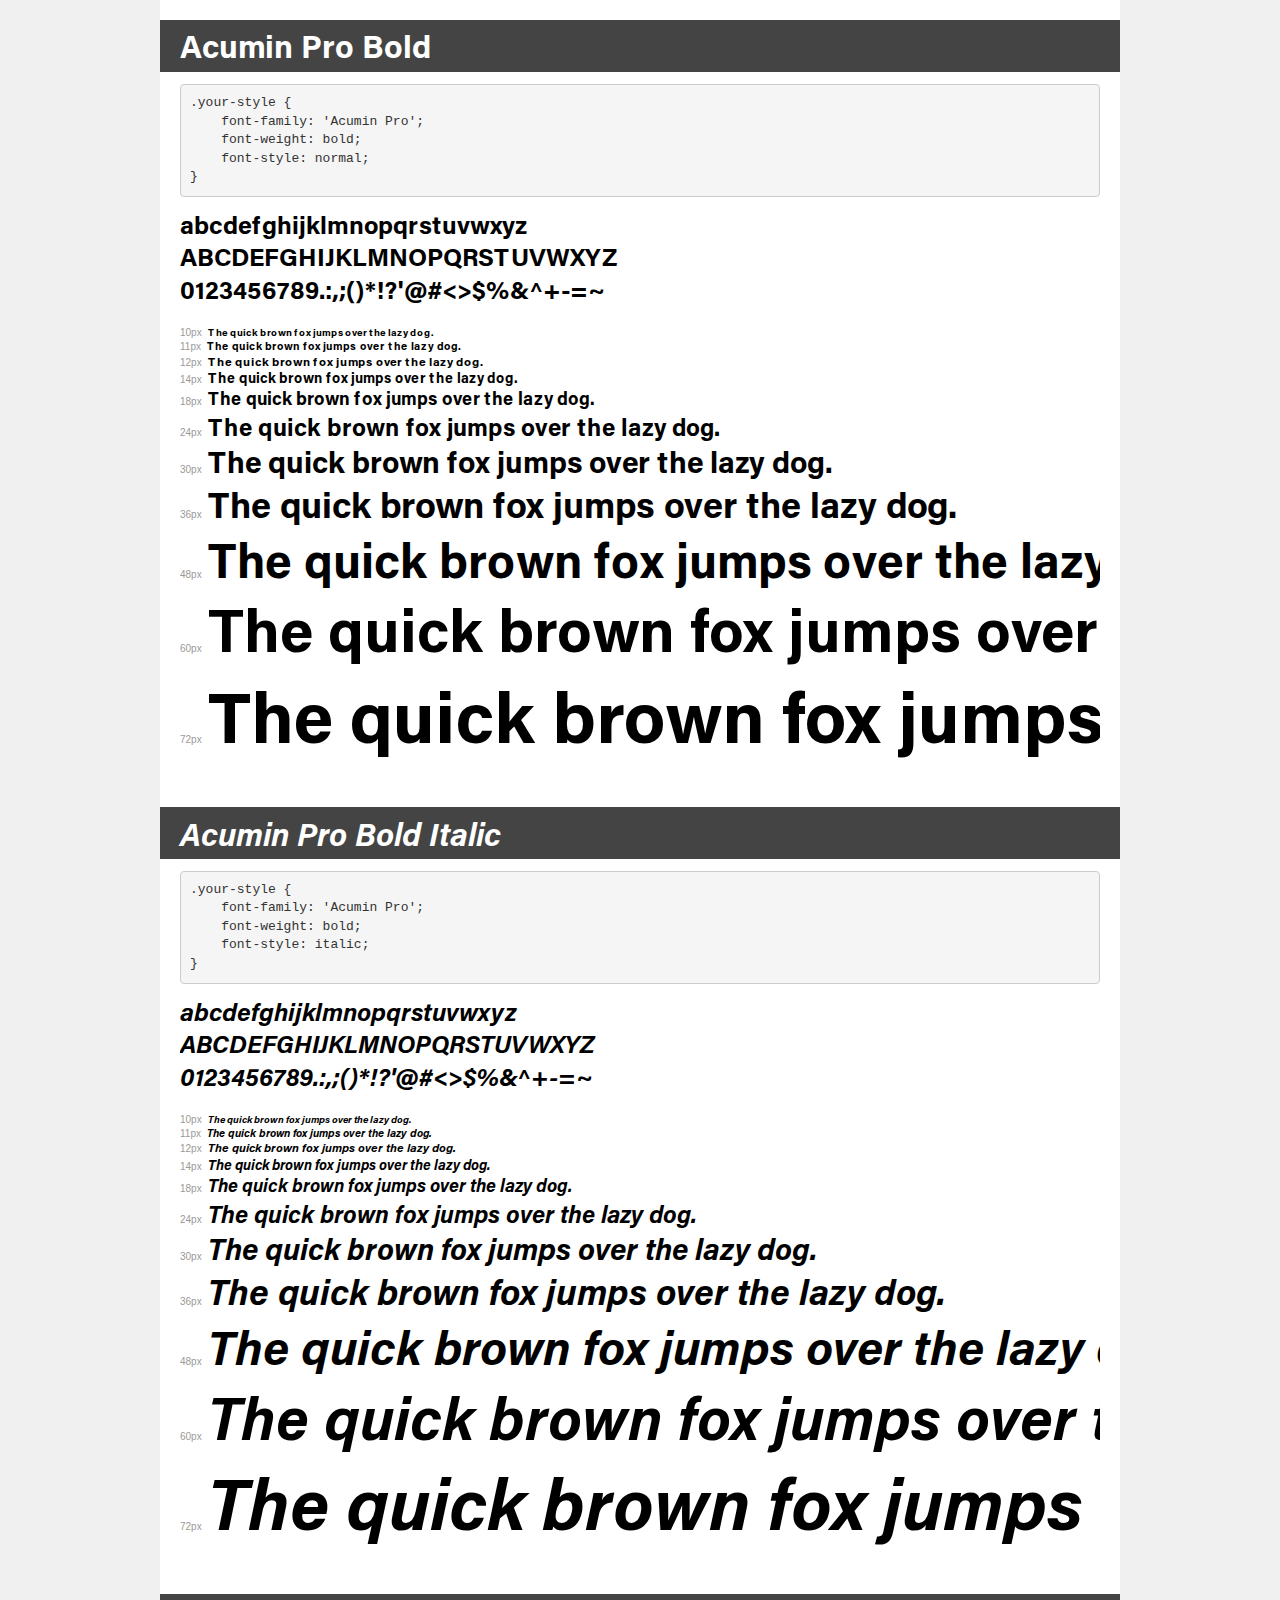
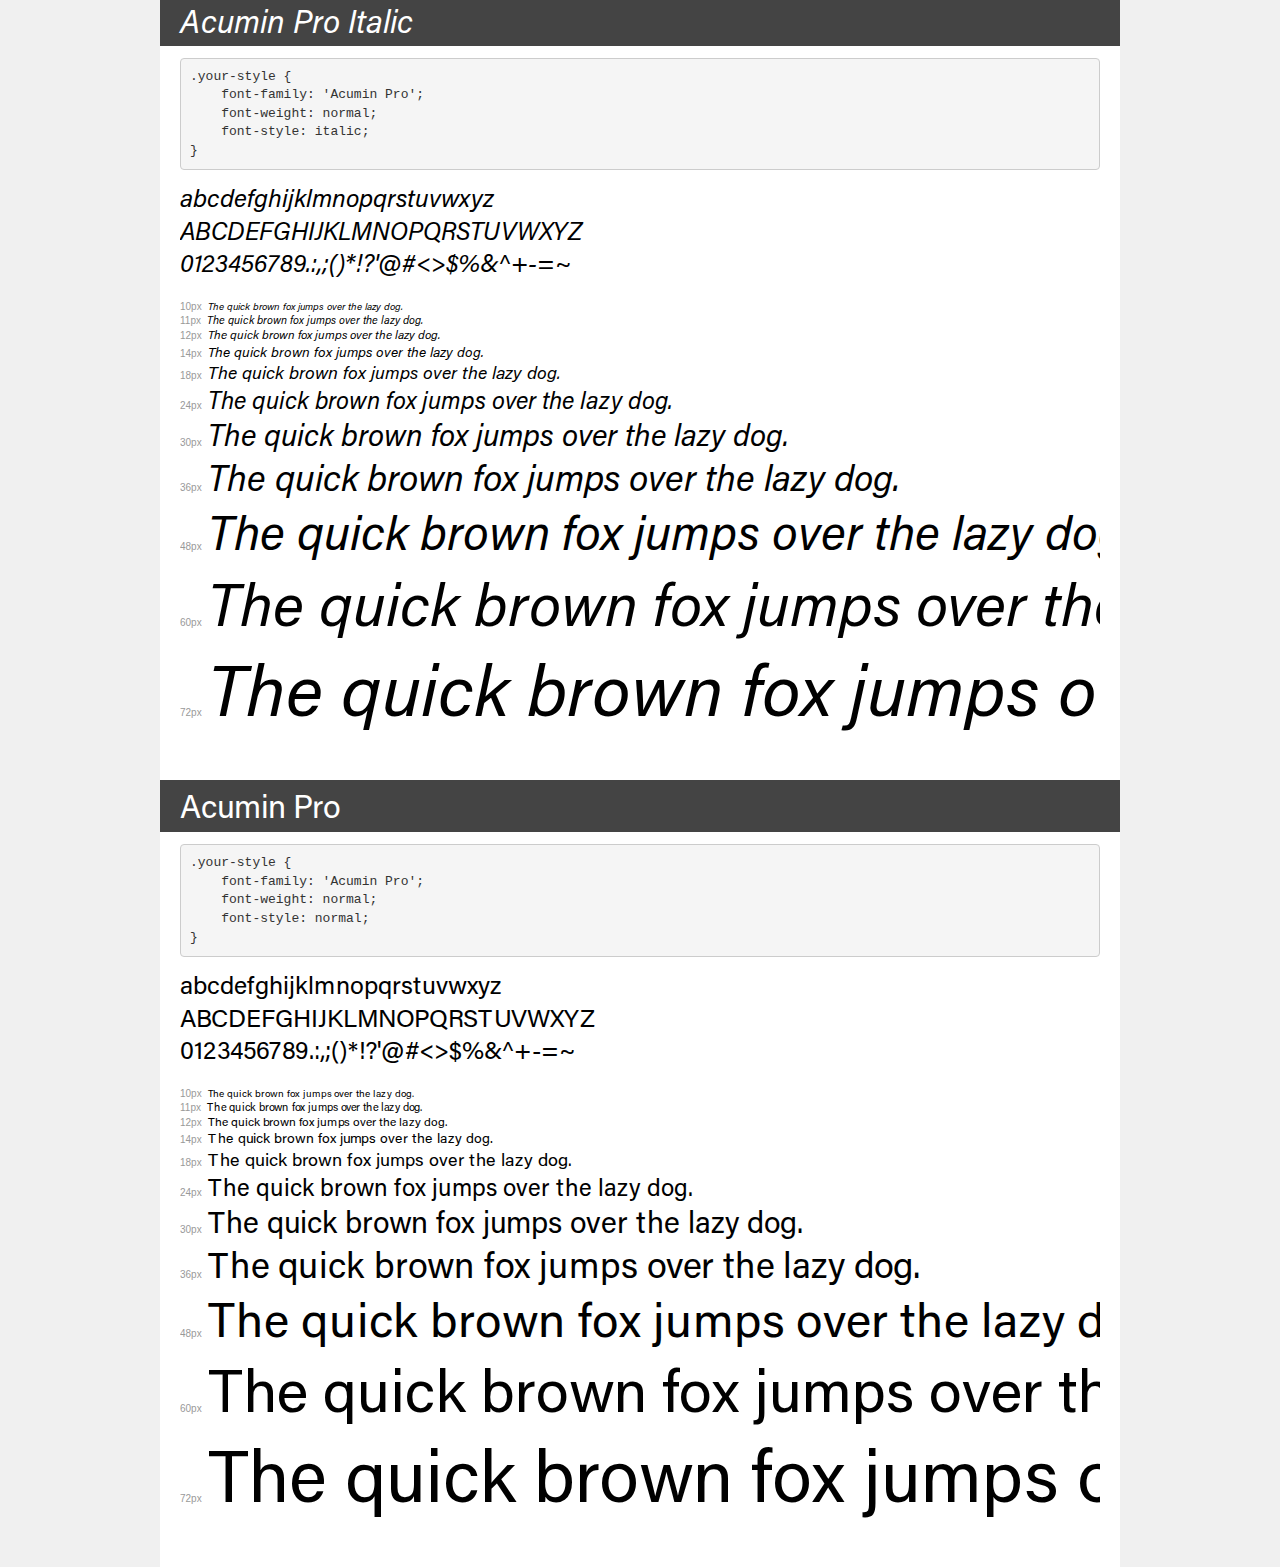
<file: css/fonts/acumin-font/demo.html>
<!DOCTYPE html>
<html lang="en">
<head>
    <meta charset="utf-8">
    <meta http-equiv="X-UA-Compatible" content="IE=edge">
    <meta name="viewport" content="width=device-width, initial-scale=1">
    <meta name="robots" content="noindex, noarchive">
    <meta name="format-detection" content="telephone=no">
    <title>Transfonter demo</title>
    <link href="stylesheet.css" rel="stylesheet">
    <style>
        /*
        http://meyerweb.com/eric/tools/css/reset/
        v2.0 | 20110126
        License: none (public domain)
        */
        html, body, div, span, applet, object, iframe,
        h1, h2, h3, h4, h5, h6, p, blockquote, pre,
        a, abbr, acronym, address, big, cite, code,
        del, dfn, em, img, ins, kbd, q, s, samp,
        small, strike, strong, sub, sup, tt, var,
        b, u, i, center,
        dl, dt, dd, ol, ul, li,
        fieldset, form, label, legend,
        table, caption, tbody, tfoot, thead, tr, th, td,
        article, aside, canvas, details, embed,
        figure, figcaption, footer, header, hgroup,
        menu, nav, output, ruby, section, summary,
        time, mark, audio, video {
            margin: 0;
            padding: 0;
            border: 0;
            font-size: 100%;
            font: inherit;
            vertical-align: baseline;
        }
        /* HTML5 display-role reset for older browsers */
        article, aside, details, figcaption, figure,
        footer, header, hgroup, menu, nav, section {
            display: block;
        }
        body {
            line-height: 1;
        }
        ol, ul {
            list-style: none;
        }
        blockquote, q {
            quotes: none;
        }
        blockquote:before, blockquote:after,
        q:before, q:after {
            content: '';
            content: none;
        }
        table {
            border-collapse: collapse;
            border-spacing: 0;
        }
        /* demo styles */
        body {
            background: #f0f0f0;
            color: #000;
        }
        .page {
            background: #fff;
            width: 920px;
            margin: 0 auto;
            padding: 20px 20px 0 20px;
            overflow: hidden;
        }
        .font-container {
            overflow-x: auto;
            overflow-y: hidden;
            margin-bottom: 40px;
            line-height: 1.3;
            white-space: nowrap;
            padding-bottom: 5px;
        }
        h1 {
            position: relative;
            background: #444;
            font-size: 32px;
            color: #fff;
            padding: 10px 20px;
            margin: 0 -20px 12px -20px;
        }
        .letters {
            font-size: 25px;
            margin-bottom: 20px;
        }
        .s10:before {
            content: '10px';
        }
        .s11:before {
            content: '11px';
        }
        .s12:before {
            content: '12px';
        }
        .s14:before {
            content: '14px';
        }
        .s18:before {
            content: '18px';
        }
        .s24:before {
            content: '24px';
        }
        .s30:before {
            content: '30px';
        }
        .s36:before {
            content: '36px';
        }
        .s48:before {
            content: '48px';
        }
        .s60:before {
            content: '60px';
        }
        .s72:before {
            content: '72px';
        }
        .s10:before, .s11:before, .s12:before, .s14:before,
        .s18:before, .s24:before, .s30:before, .s36:before,
        .s48:before, .s60:before, .s72:before {
            font-family: Arial, sans-serif;
            font-size: 10px;
            font-weight: normal;
            font-style: normal;
            color: #999;
            padding-right: 6px;
        }
        pre {
            display: block;
            padding: 9px;
            margin: 0 0 12px;
            font-family: Monaco, Menlo, Consolas, "Courier New", monospace;
            font-size: 13px;
            line-height: 1.428571429;
            color: #333;
            font-weight: normal;
            font-style: normal;
            background-color: #f5f5f5;
            border: 1px solid #ccc;
            overflow-x: auto;
            border-radius: 4px;
        }
        /* responsive */
        @media (max-width: 959px) {
            .page {
                width: auto;
                margin: 0;
            }
        }
    </style>
</head>
<body>
<div class="page">
    <div class="demo">
        <h1 style="font-family: 'Acumin Pro'; font-weight: bold; font-style: normal;">Acumin Pro Bold</h1>
        <pre title="Usage">.your-style {
    font-family: 'Acumin Pro';
    font-weight: bold;
    font-style: normal;
}</pre>
        <div class="font-container" style="font-family: 'Acumin Pro'; font-weight: bold; font-style: normal;">
            <p class="letters">
                abcdefghijklmnopqrstuvwxyz<br>
ABCDEFGHIJKLMNOPQRSTUVWXYZ<br>
                0123456789.:,;()*!?'@#&lt;&gt;$%&^+-=~
            </p>
            <p class="s10" style="font-size: 10px;">The quick brown fox jumps over the lazy dog.</p>
            <p class="s11" style="font-size: 11px;">The quick brown fox jumps over the lazy dog.</p>
            <p class="s12" style="font-size: 12px;">The quick brown fox jumps over the lazy dog.</p>
            <p class="s14" style="font-size: 14px;">The quick brown fox jumps over the lazy dog.</p>
            <p class="s18" style="font-size: 18px;">The quick brown fox jumps over the lazy dog.</p>
            <p class="s24" style="font-size: 24px;">The quick brown fox jumps over the lazy dog.</p>
            <p class="s30" style="font-size: 30px;">The quick brown fox jumps over the lazy dog.</p>
            <p class="s36" style="font-size: 36px;">The quick brown fox jumps over the lazy dog.</p>
            <p class="s48" style="font-size: 48px;">The quick brown fox jumps over the lazy dog.</p>
            <p class="s60" style="font-size: 60px;">The quick brown fox jumps over the lazy dog.</p>
            <p class="s72" style="font-size: 72px;">The quick brown fox jumps over the lazy dog.</p>
        </div>
    </div>

    <div class="demo">
        <h1 style="font-family: 'Acumin Pro'; font-weight: bold; font-style: italic;">Acumin Pro Bold Italic</h1>
        <pre title="Usage">.your-style {
    font-family: 'Acumin Pro';
    font-weight: bold;
    font-style: italic;
}</pre>
        <div class="font-container" style="font-family: 'Acumin Pro'; font-weight: bold; font-style: italic;">
            <p class="letters">
                abcdefghijklmnopqrstuvwxyz<br>
ABCDEFGHIJKLMNOPQRSTUVWXYZ<br>
                0123456789.:,;()*!?'@#&lt;&gt;$%&^+-=~
            </p>
            <p class="s10" style="font-size: 10px;">The quick brown fox jumps over the lazy dog.</p>
            <p class="s11" style="font-size: 11px;">The quick brown fox jumps over the lazy dog.</p>
            <p class="s12" style="font-size: 12px;">The quick brown fox jumps over the lazy dog.</p>
            <p class="s14" style="font-size: 14px;">The quick brown fox jumps over the lazy dog.</p>
            <p class="s18" style="font-size: 18px;">The quick brown fox jumps over the lazy dog.</p>
            <p class="s24" style="font-size: 24px;">The quick brown fox jumps over the lazy dog.</p>
            <p class="s30" style="font-size: 30px;">The quick brown fox jumps over the lazy dog.</p>
            <p class="s36" style="font-size: 36px;">The quick brown fox jumps over the lazy dog.</p>
            <p class="s48" style="font-size: 48px;">The quick brown fox jumps over the lazy dog.</p>
            <p class="s60" style="font-size: 60px;">The quick brown fox jumps over the lazy dog.</p>
            <p class="s72" style="font-size: 72px;">The quick brown fox jumps over the lazy dog.</p>
        </div>
    </div>

    <div class="demo">
        <h1 style="font-family: 'Acumin Pro'; font-weight: normal; font-style: italic;">Acumin Pro Italic</h1>
        <pre title="Usage">.your-style {
    font-family: 'Acumin Pro';
    font-weight: normal;
    font-style: italic;
}</pre>
        <div class="font-container" style="font-family: 'Acumin Pro'; font-weight: normal; font-style: italic;">
            <p class="letters">
                abcdefghijklmnopqrstuvwxyz<br>
ABCDEFGHIJKLMNOPQRSTUVWXYZ<br>
                0123456789.:,;()*!?'@#&lt;&gt;$%&^+-=~
            </p>
            <p class="s10" style="font-size: 10px;">The quick brown fox jumps over the lazy dog.</p>
            <p class="s11" style="font-size: 11px;">The quick brown fox jumps over the lazy dog.</p>
            <p class="s12" style="font-size: 12px;">The quick brown fox jumps over the lazy dog.</p>
            <p class="s14" style="font-size: 14px;">The quick brown fox jumps over the lazy dog.</p>
            <p class="s18" style="font-size: 18px;">The quick brown fox jumps over the lazy dog.</p>
            <p class="s24" style="font-size: 24px;">The quick brown fox jumps over the lazy dog.</p>
            <p class="s30" style="font-size: 30px;">The quick brown fox jumps over the lazy dog.</p>
            <p class="s36" style="font-size: 36px;">The quick brown fox jumps over the lazy dog.</p>
            <p class="s48" style="font-size: 48px;">The quick brown fox jumps over the lazy dog.</p>
            <p class="s60" style="font-size: 60px;">The quick brown fox jumps over the lazy dog.</p>
            <p class="s72" style="font-size: 72px;">The quick brown fox jumps over the lazy dog.</p>
        </div>
    </div>

    <div class="demo">
        <h1 style="font-family: 'Acumin Pro'; font-weight: normal; font-style: normal;">Acumin Pro</h1>
        <pre title="Usage">.your-style {
    font-family: 'Acumin Pro';
    font-weight: normal;
    font-style: normal;
}</pre>
        <div class="font-container" style="font-family: 'Acumin Pro'; font-weight: normal; font-style: normal;">
            <p class="letters">
                abcdefghijklmnopqrstuvwxyz<br>
ABCDEFGHIJKLMNOPQRSTUVWXYZ<br>
                0123456789.:,;()*!?'@#&lt;&gt;$%&^+-=~
            </p>
            <p class="s10" style="font-size: 10px;">The quick brown fox jumps over the lazy dog.</p>
            <p class="s11" style="font-size: 11px;">The quick brown fox jumps over the lazy dog.</p>
            <p class="s12" style="font-size: 12px;">The quick brown fox jumps over the lazy dog.</p>
            <p class="s14" style="font-size: 14px;">The quick brown fox jumps over the lazy dog.</p>
            <p class="s18" style="font-size: 18px;">The quick brown fox jumps over the lazy dog.</p>
            <p class="s24" style="font-size: 24px;">The quick brown fox jumps over the lazy dog.</p>
            <p class="s30" style="font-size: 30px;">The quick brown fox jumps over the lazy dog.</p>
            <p class="s36" style="font-size: 36px;">The quick brown fox jumps over the lazy dog.</p>
            <p class="s48" style="font-size: 48px;">The quick brown fox jumps over the lazy dog.</p>
            <p class="s60" style="font-size: 60px;">The quick brown fox jumps over the lazy dog.</p>
            <p class="s72" style="font-size: 72px;">The quick brown fox jumps over the lazy dog.</p>
        </div>
    </div>

</div>
</body>
</html>
</file>
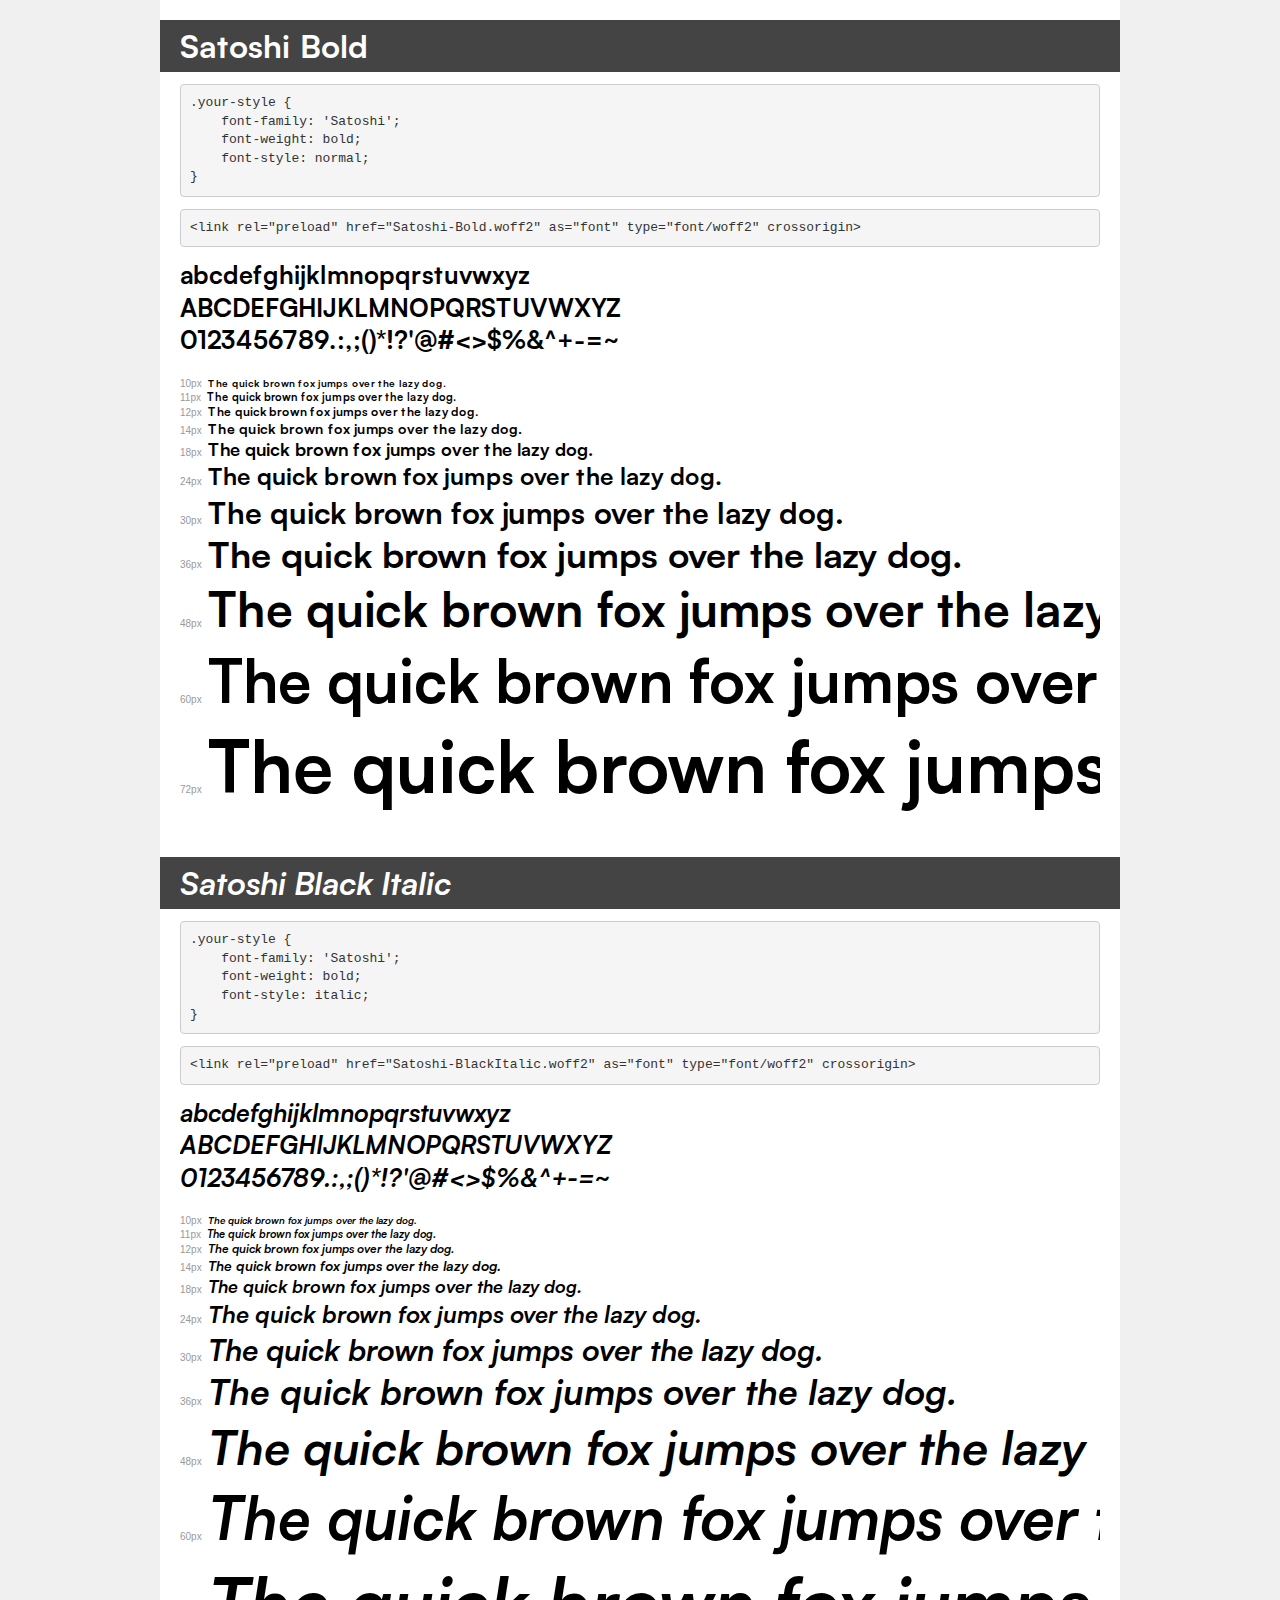
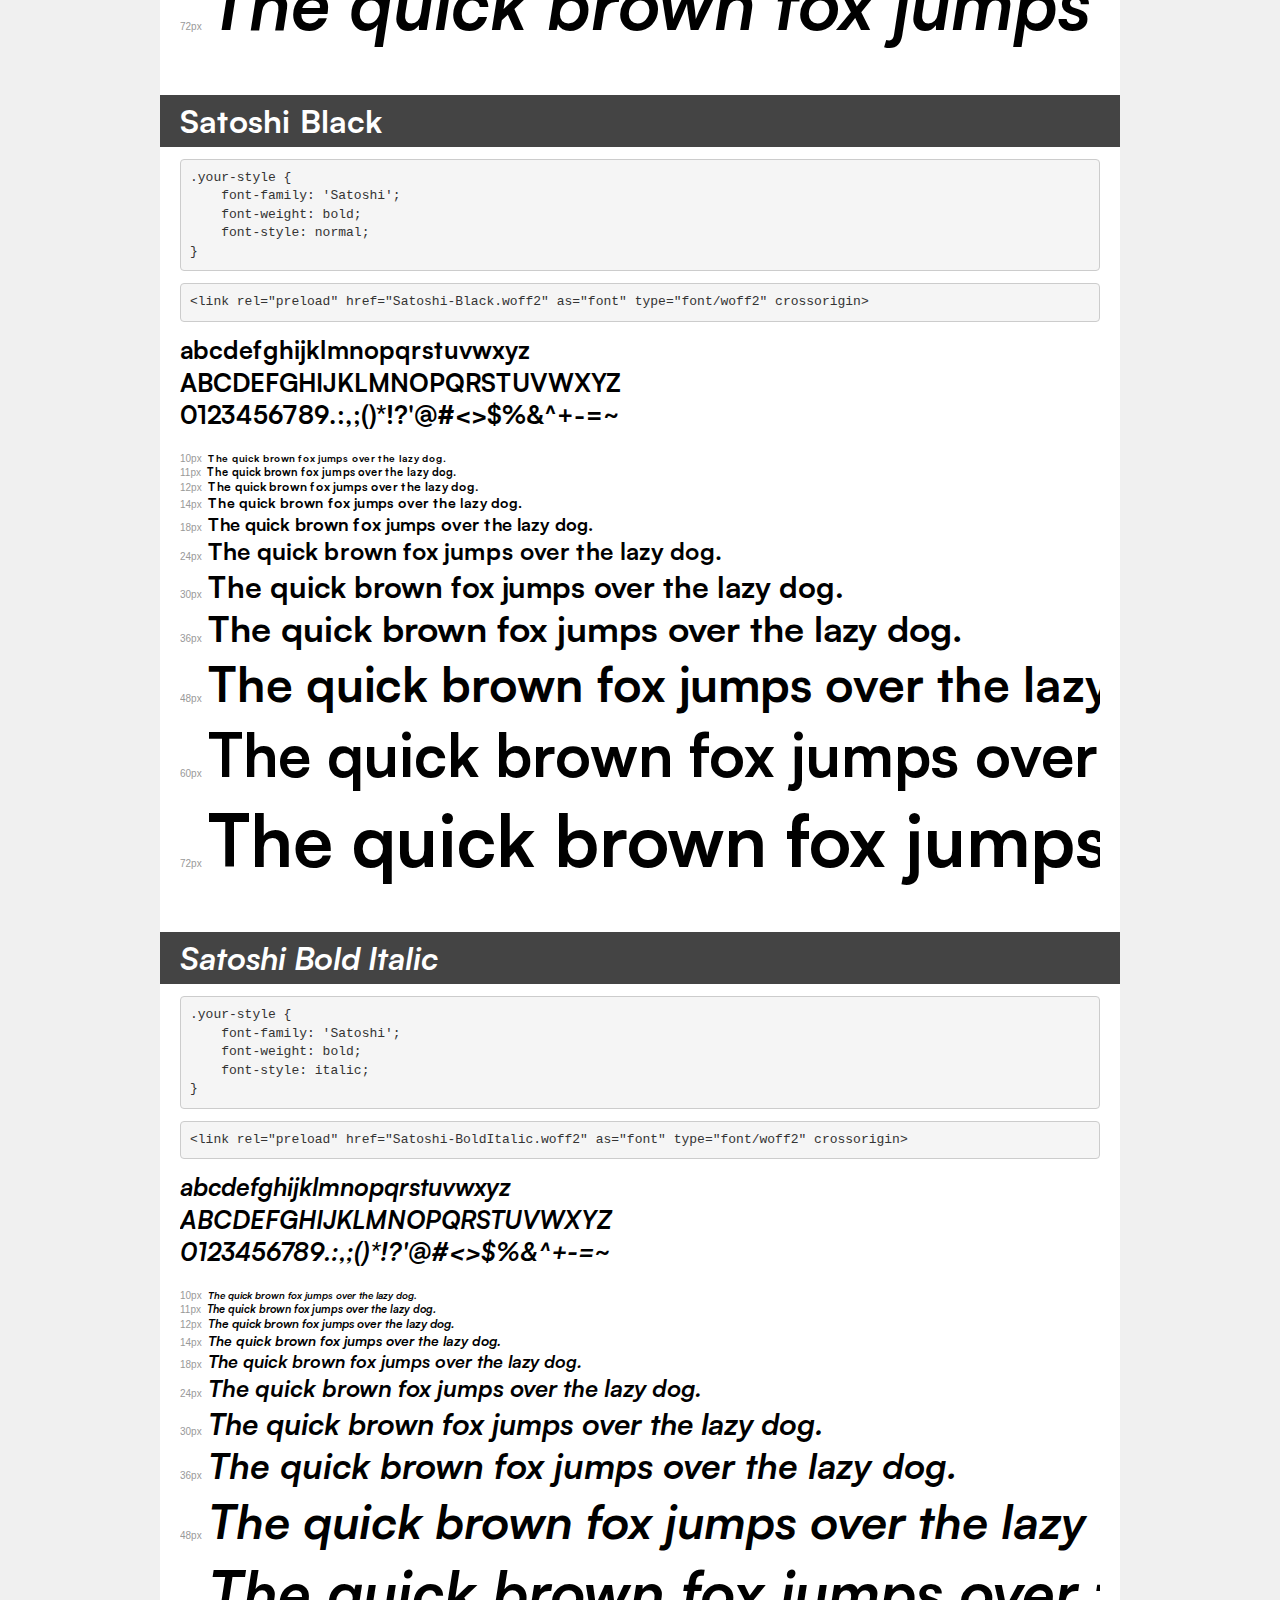
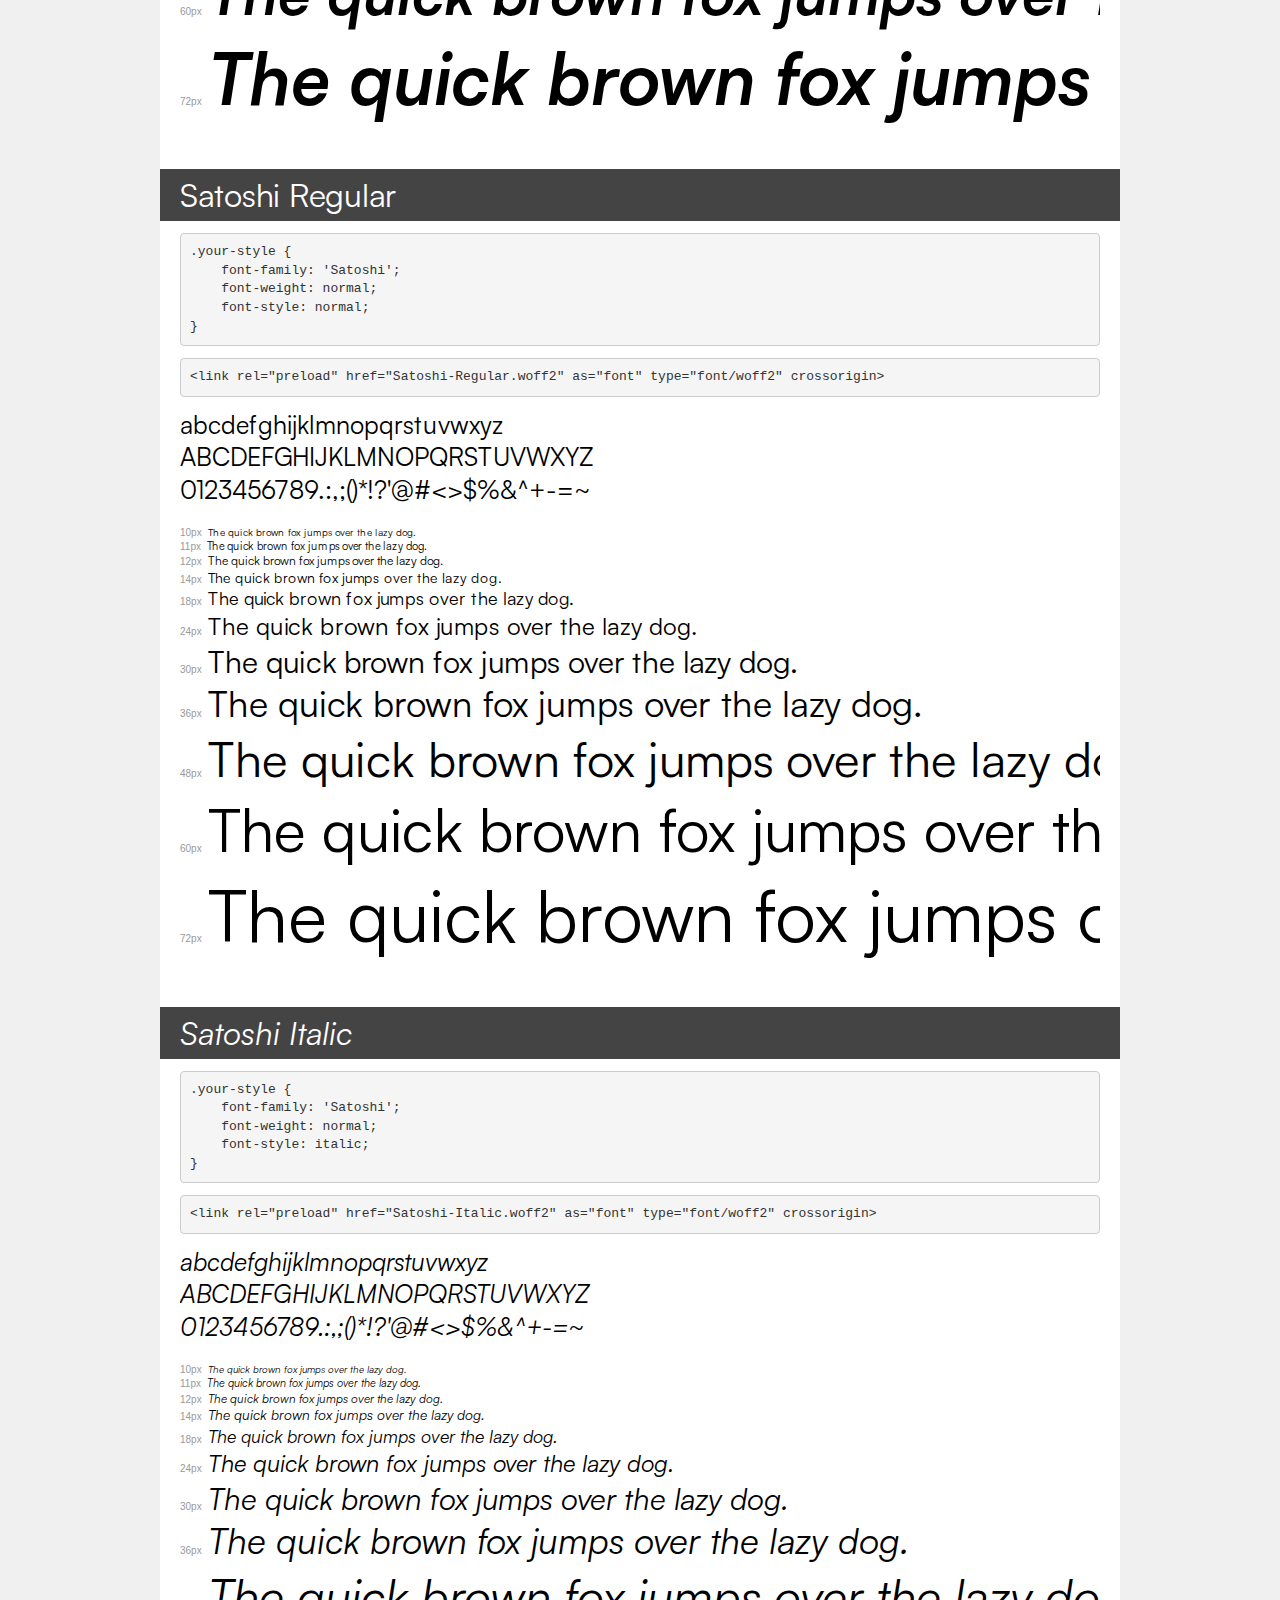
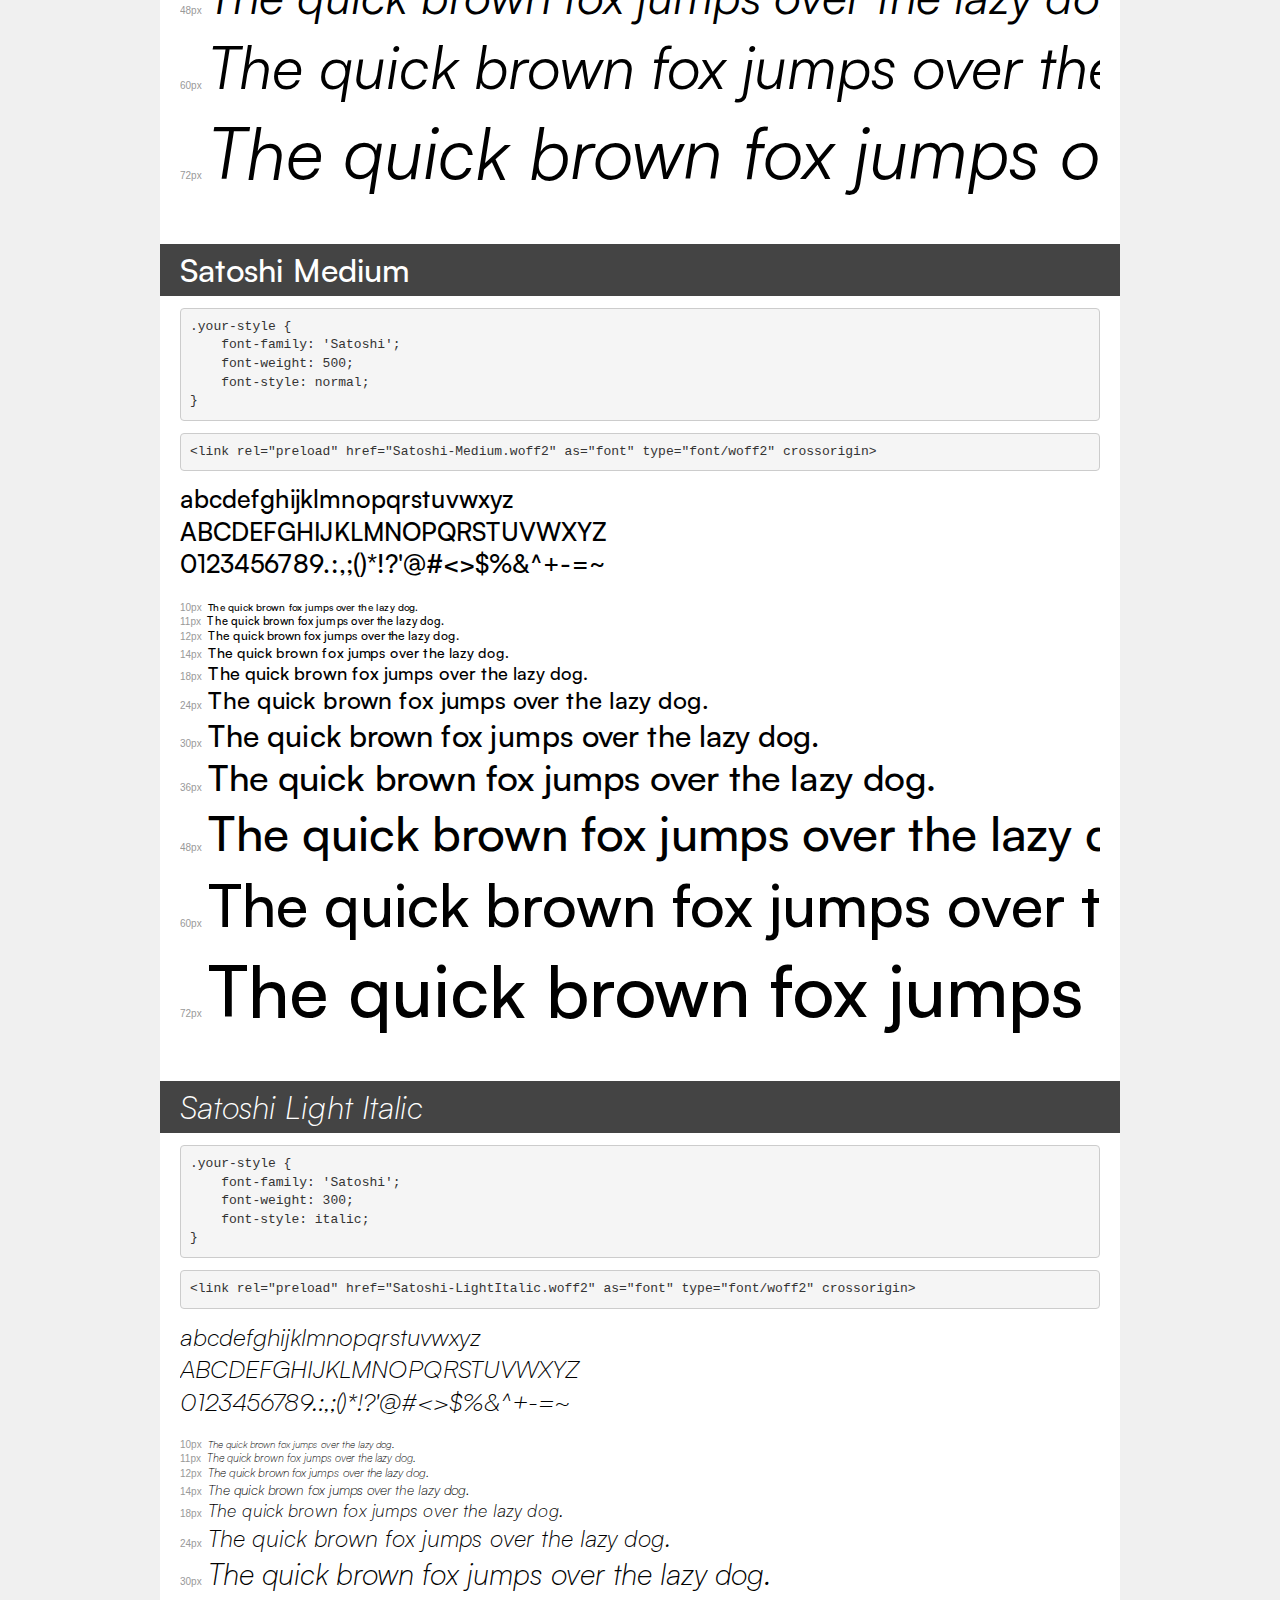
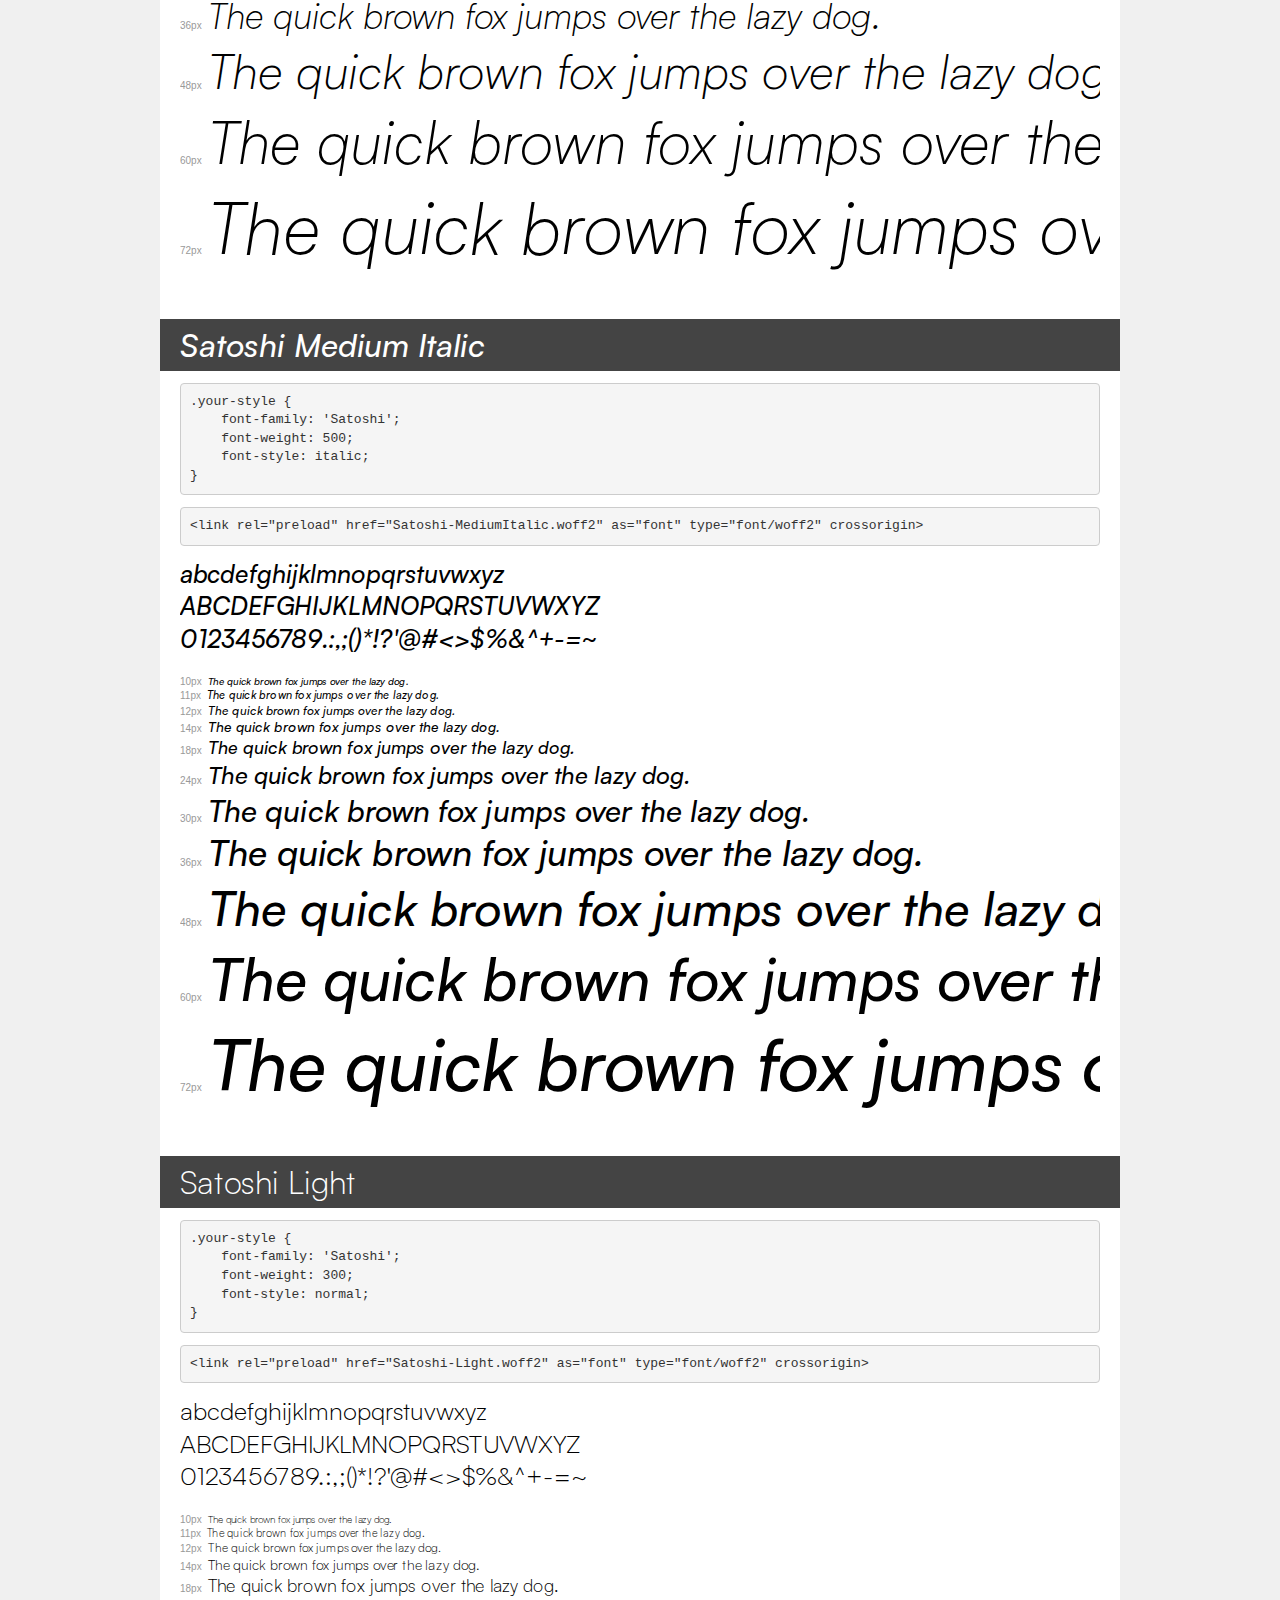
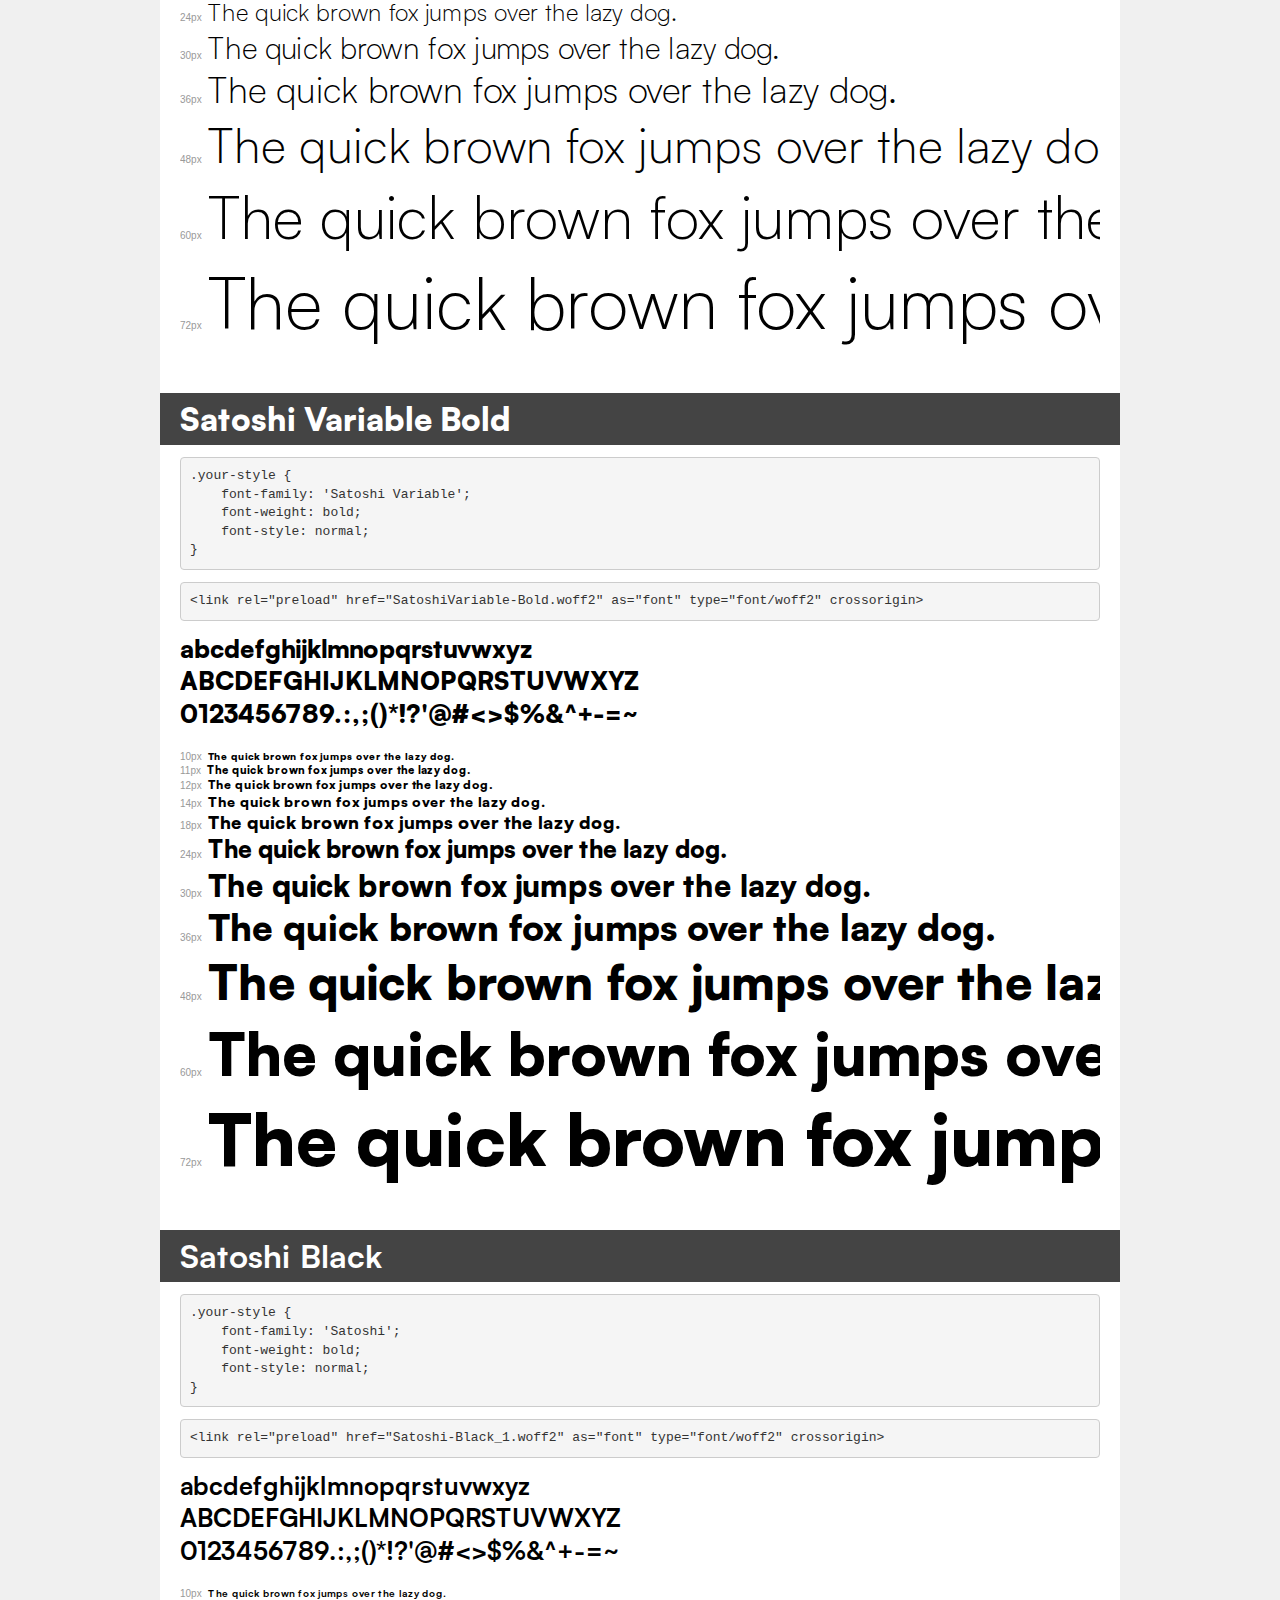
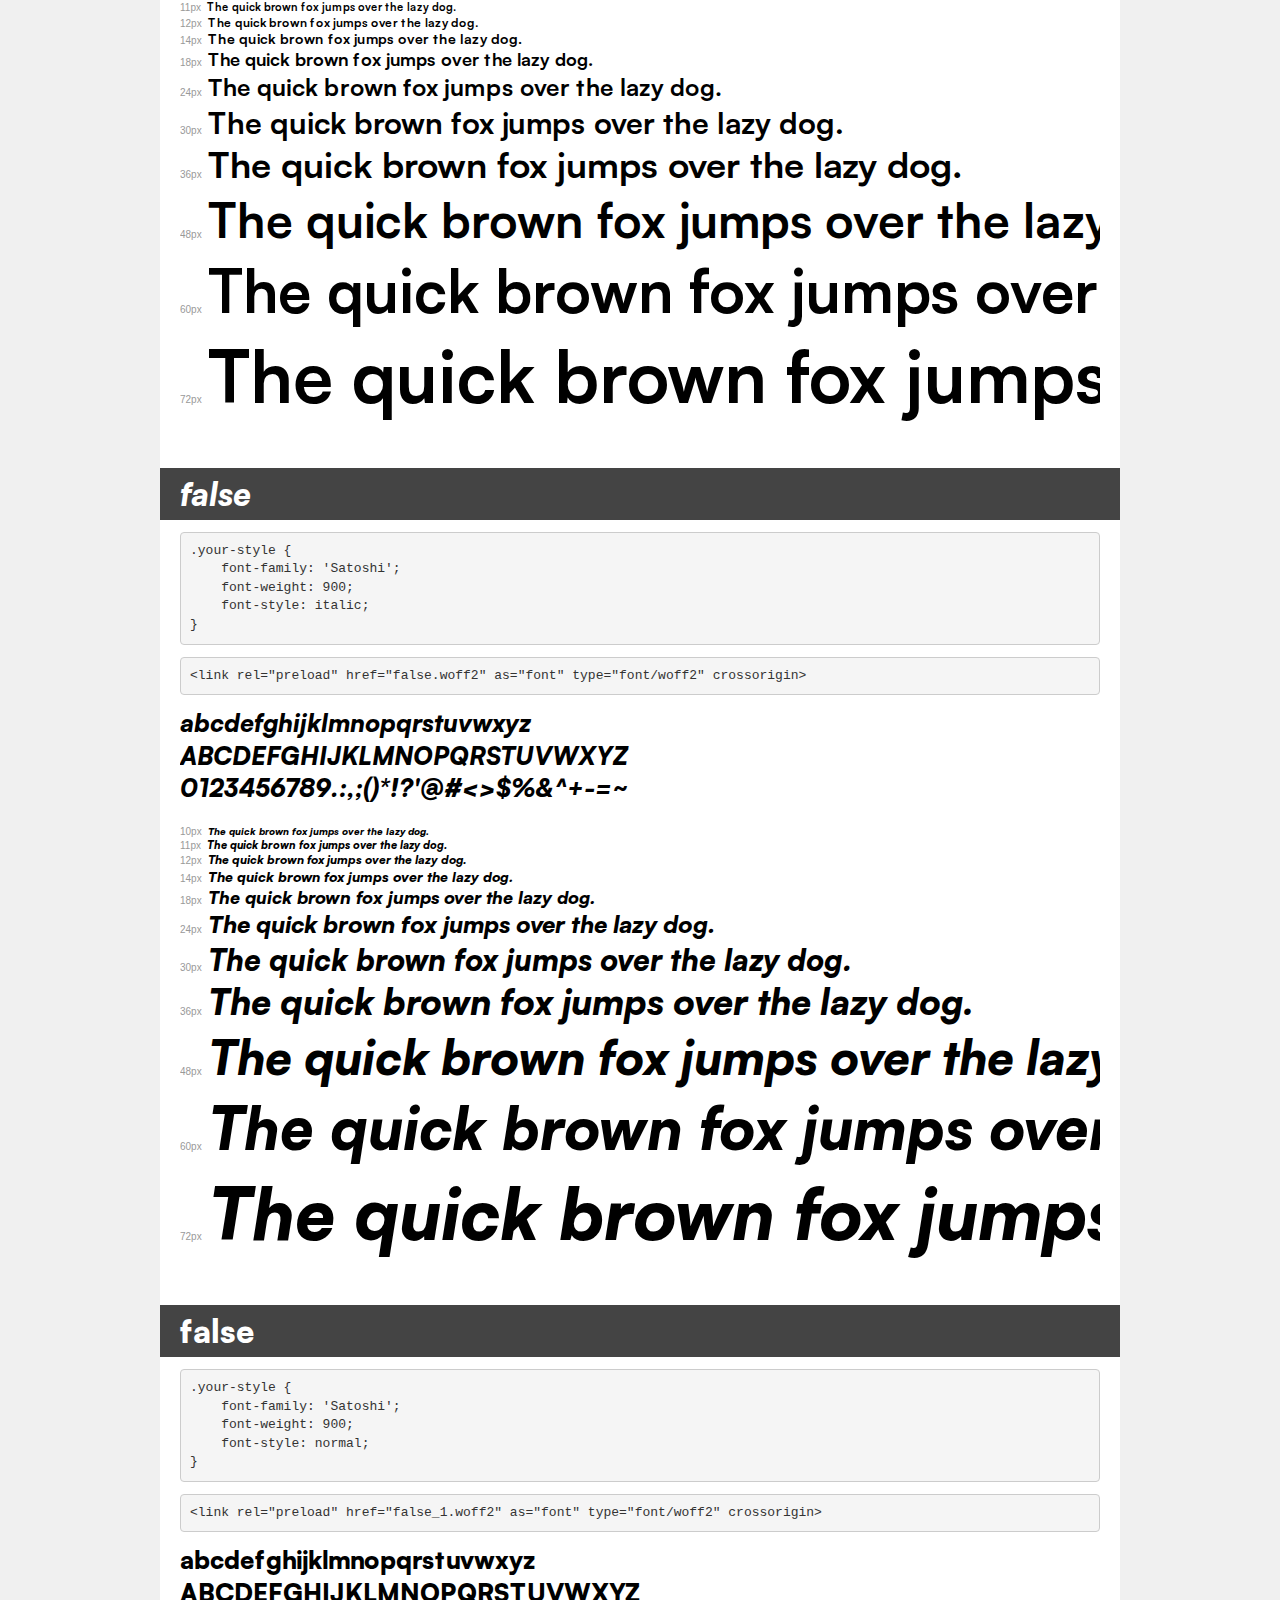
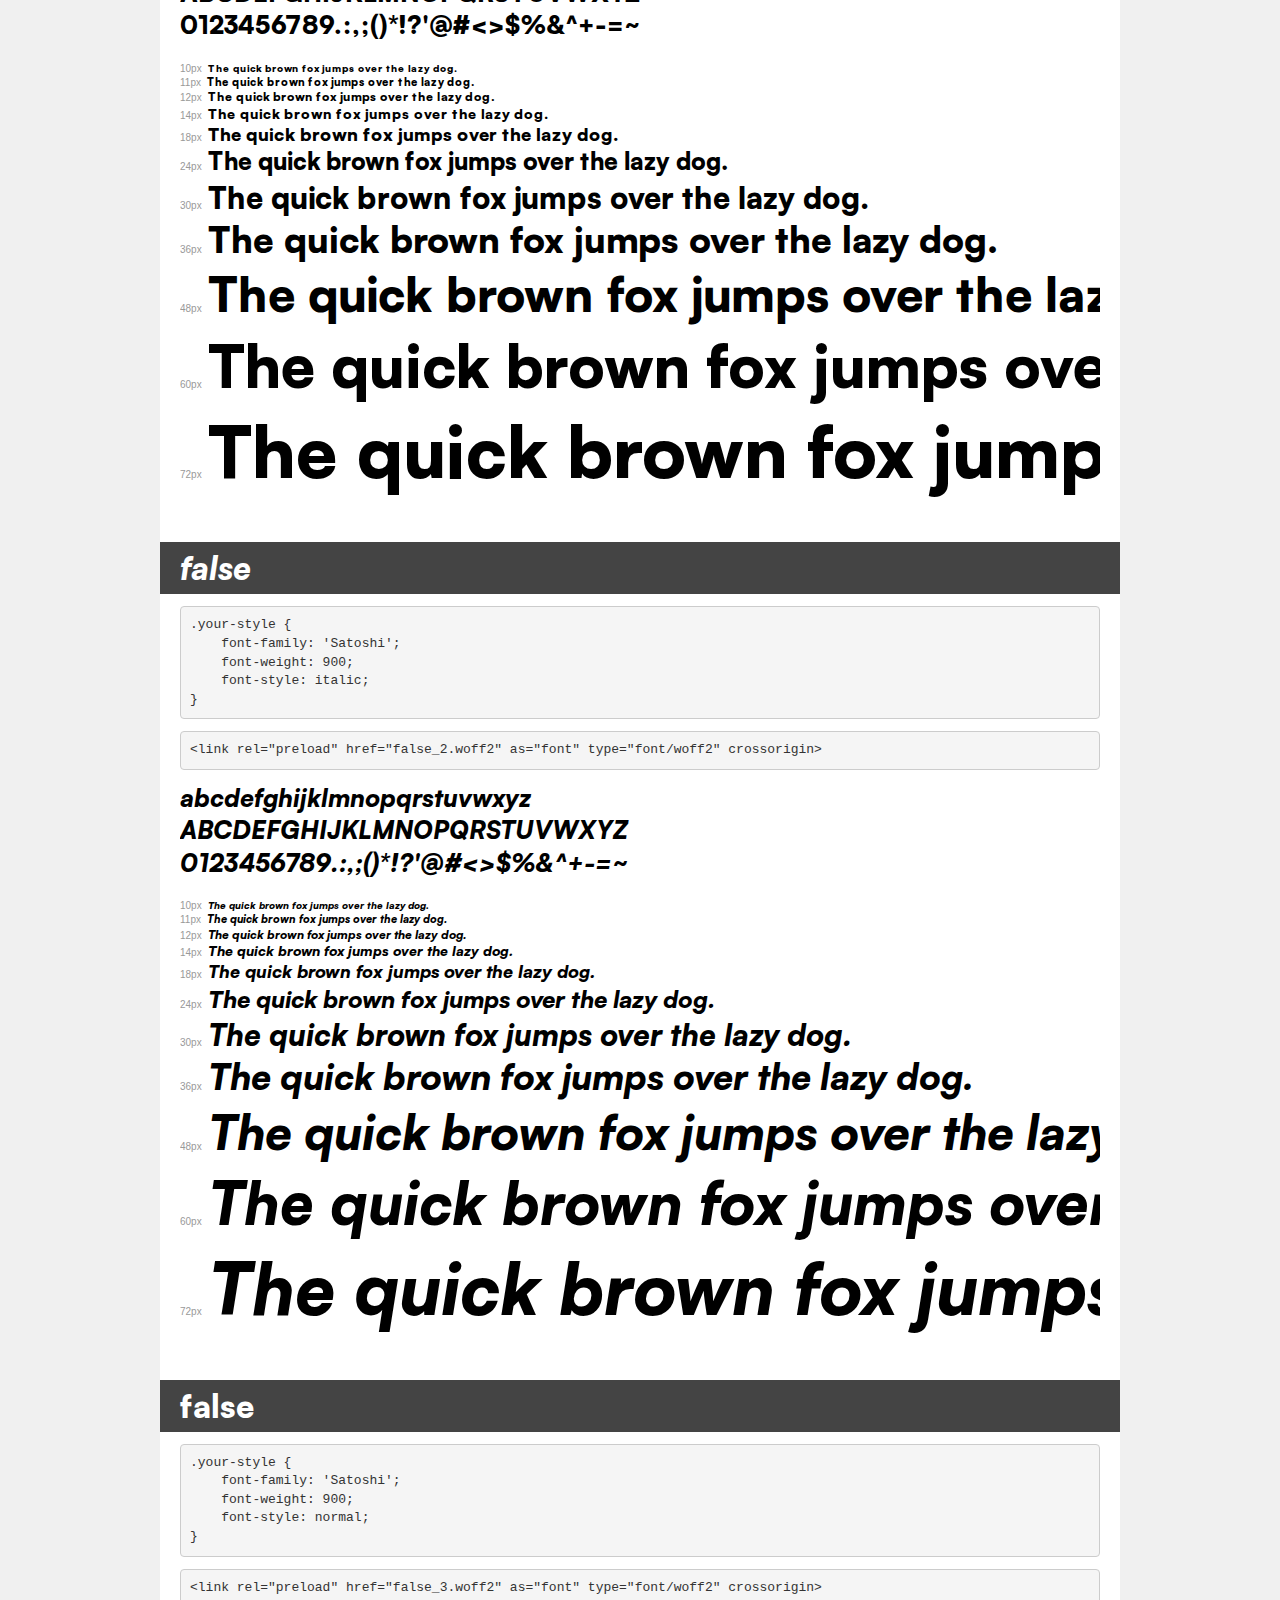
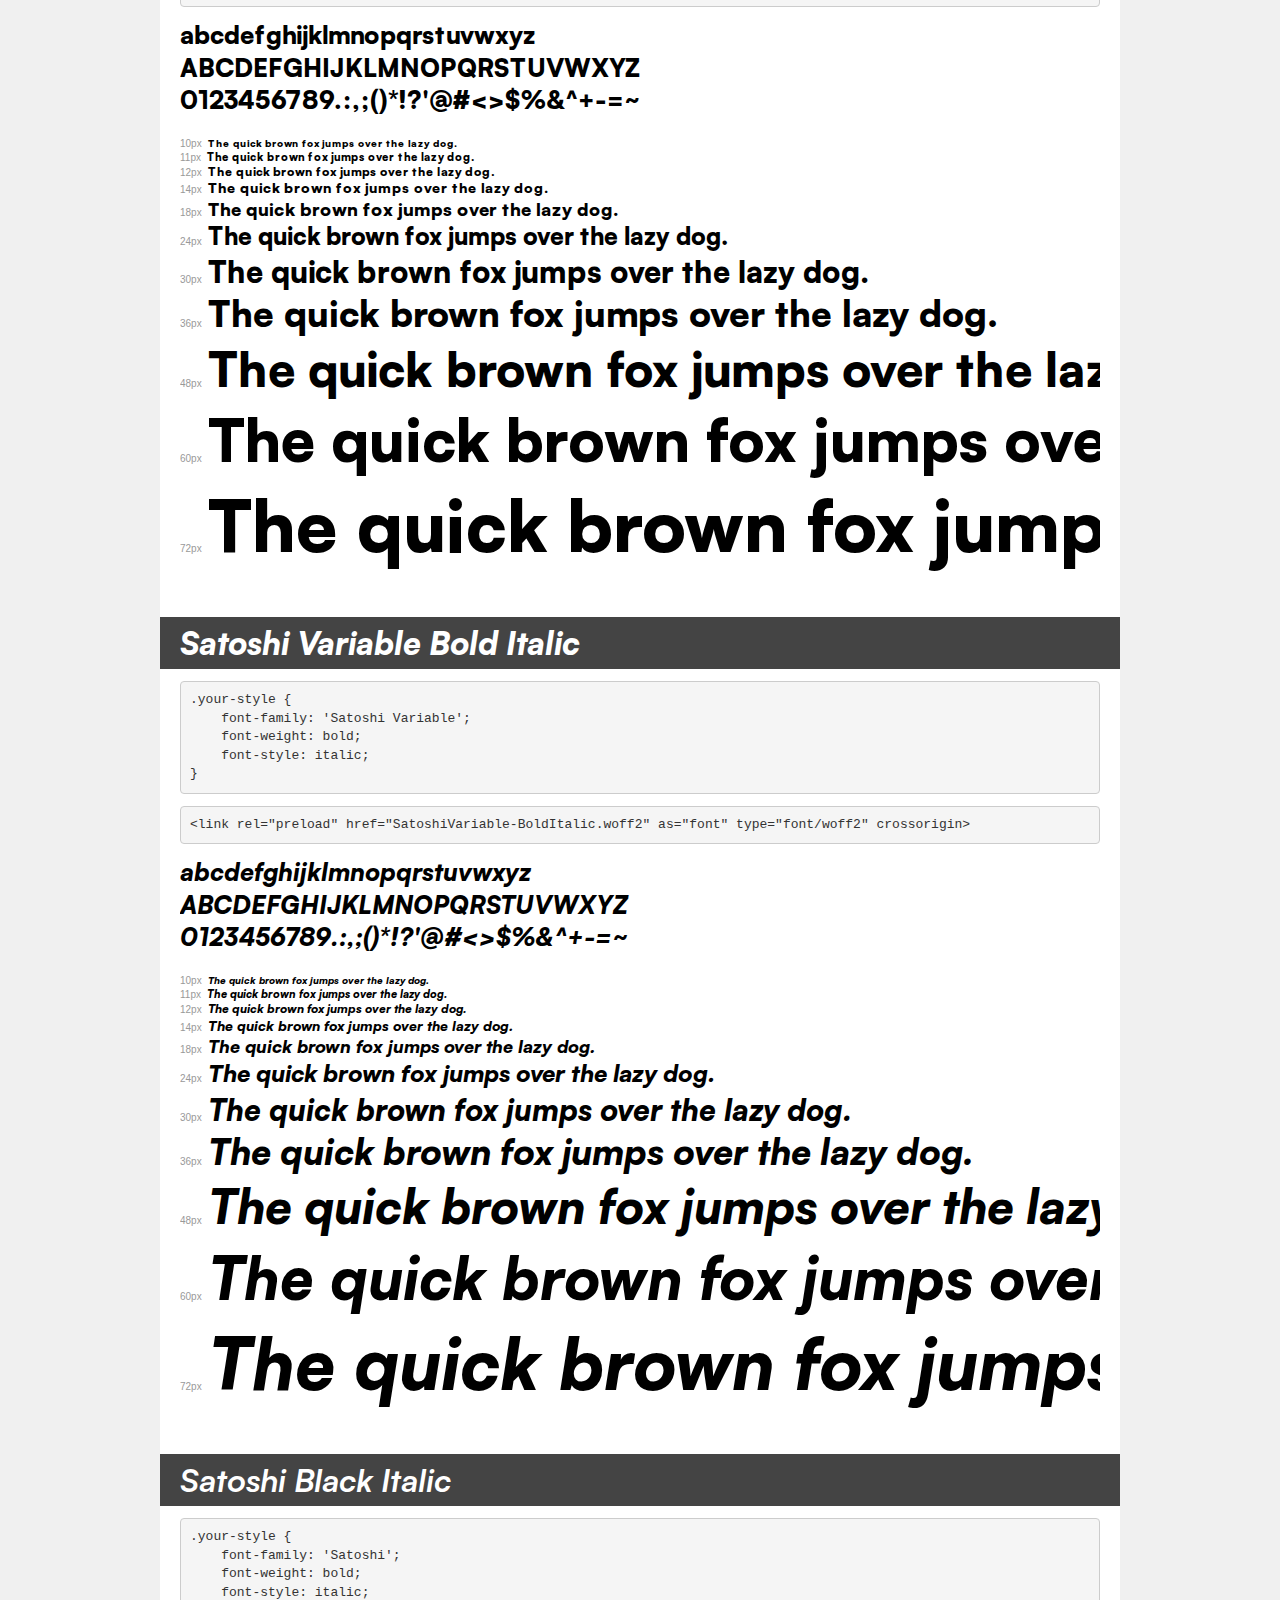
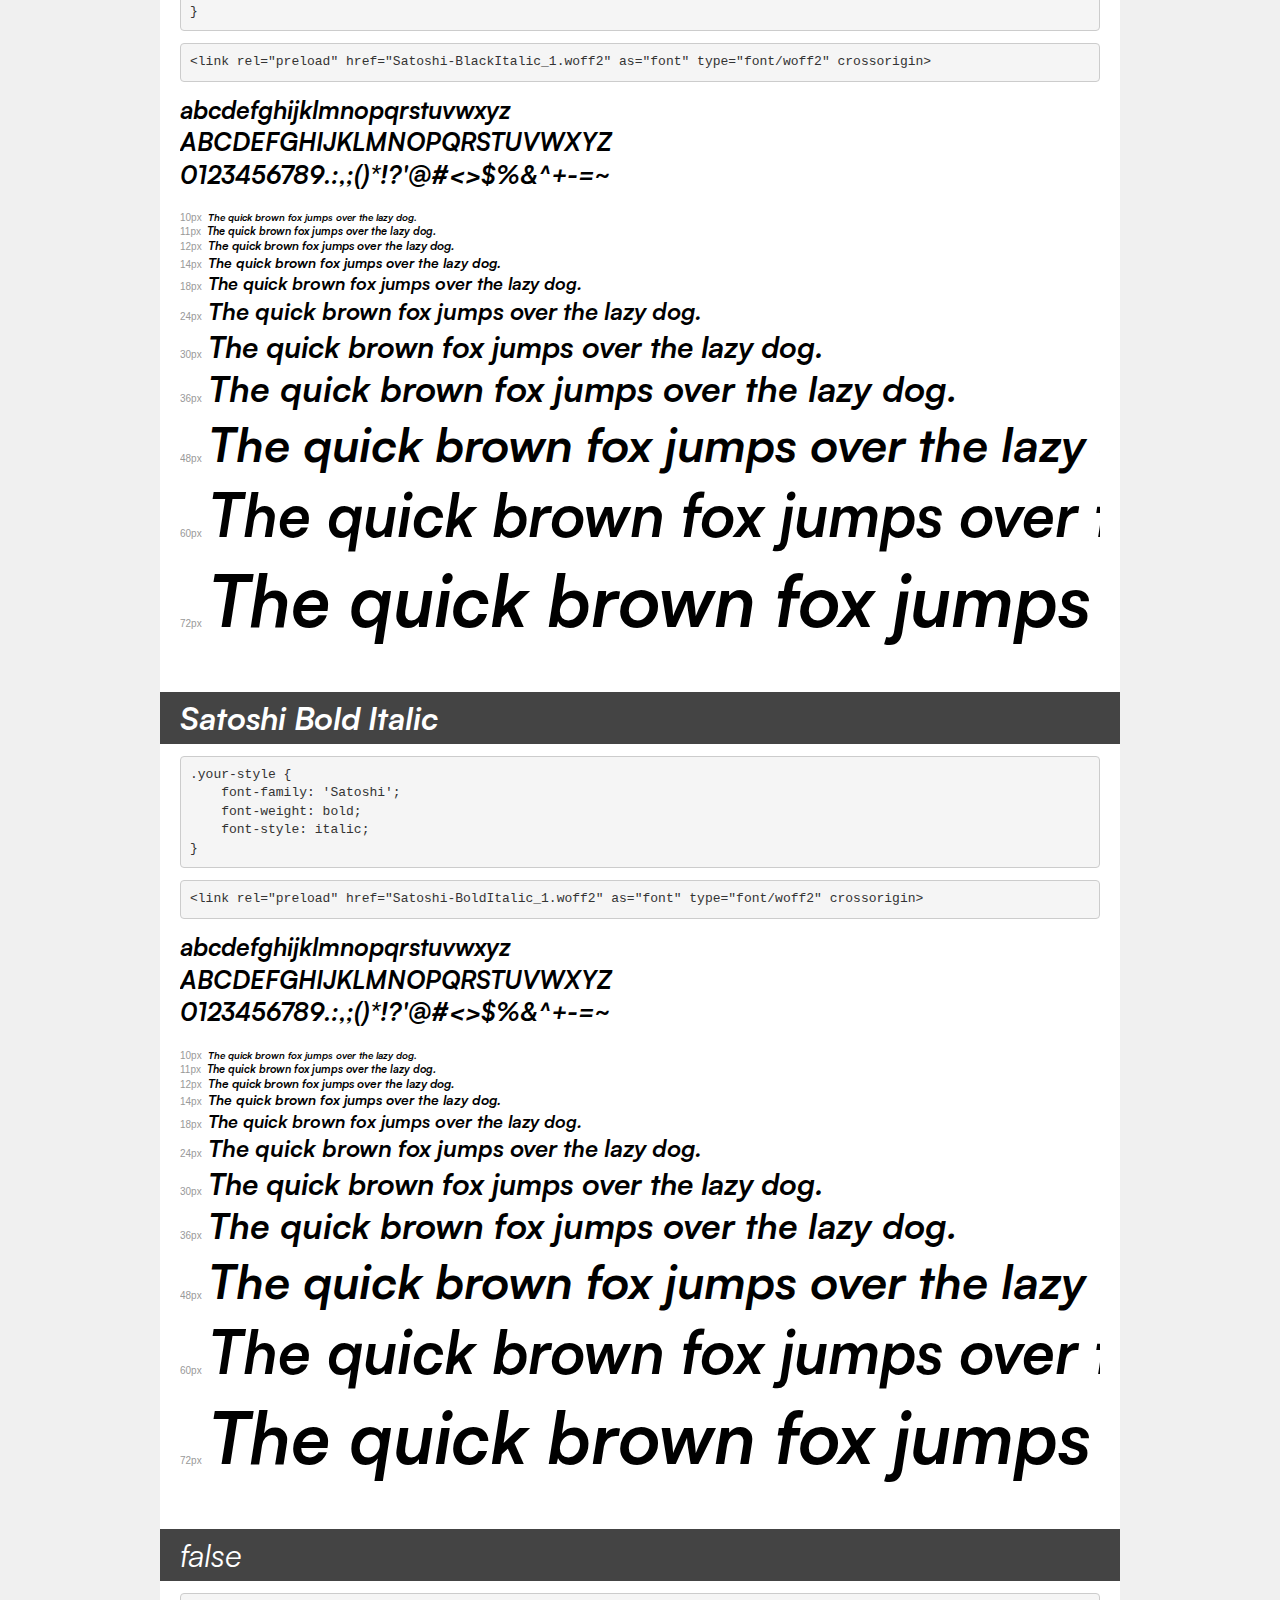
<file: css/fonts/satoshi-font-fam/demo.html>
<!DOCTYPE html>
<html lang="en">
<head>
    <meta charset="utf-8">
    <meta http-equiv="X-UA-Compatible" content="IE=edge">
    <meta name="viewport" content="width=device-width, initial-scale=1">
    <meta name="robots" content="noindex, noarchive">
    <meta name="format-detection" content="telephone=no">
    <title>Transfonter demo</title>
    <link href="stylesheet.css" rel="stylesheet">
    <style>
        /*
        http://meyerweb.com/eric/tools/css/reset/
        v2.0 | 20110126
        License: none (public domain)
        */
        html, body, div, span, applet, object, iframe,
        h1, h2, h3, h4, h5, h6, p, blockquote, pre,
        a, abbr, acronym, address, big, cite, code,
        del, dfn, em, img, ins, kbd, q, s, samp,
        small, strike, strong, sub, sup, tt, var,
        b, u, i, center,
        dl, dt, dd, ol, ul, li,
        fieldset, form, label, legend,
        table, caption, tbody, tfoot, thead, tr, th, td,
        article, aside, canvas, details, embed,
        figure, figcaption, footer, header, hgroup,
        menu, nav, output, ruby, section, summary,
        time, mark, audio, video {
            margin: 0;
            padding: 0;
            border: 0;
            font-size: 100%;
            font: inherit;
            vertical-align: baseline;
        }
        /* HTML5 display-role reset for older browsers */
        article, aside, details, figcaption, figure,
        footer, header, hgroup, menu, nav, section {
            display: block;
        }
        body {
            line-height: 1;
        }
        ol, ul {
            list-style: none;
        }
        blockquote, q {
            quotes: none;
        }
        blockquote:before, blockquote:after,
        q:before, q:after {
            content: '';
            content: none;
        }
        table {
            border-collapse: collapse;
            border-spacing: 0;
        }
        /* demo styles */
        body {
            background: #f0f0f0;
            color: #000;
        }
        .page {
            background: #fff;
            width: 920px;
            margin: 0 auto;
            padding: 20px 20px 0 20px;
            overflow: hidden;
        }
        .font-container {
            overflow-x: auto;
            overflow-y: hidden;
            margin-bottom: 40px;
            line-height: 1.3;
            white-space: nowrap;
            padding-bottom: 5px;
        }
        h1 {
            position: relative;
            background: #444;
            font-size: 32px;
            color: #fff;
            padding: 10px 20px;
            margin: 0 -20px 12px -20px;
        }
        .letters {
            font-size: 25px;
            margin-bottom: 20px;
        }
        .s10:before {
            content: '10px';
        }
        .s11:before {
            content: '11px';
        }
        .s12:before {
            content: '12px';
        }
        .s14:before {
            content: '14px';
        }
        .s18:before {
            content: '18px';
        }
        .s24:before {
            content: '24px';
        }
        .s30:before {
            content: '30px';
        }
        .s36:before {
            content: '36px';
        }
        .s48:before {
            content: '48px';
        }
        .s60:before {
            content: '60px';
        }
        .s72:before {
            content: '72px';
        }
        .s10:before, .s11:before, .s12:before, .s14:before,
        .s18:before, .s24:before, .s30:before, .s36:before,
        .s48:before, .s60:before, .s72:before {
            font-family: Arial, sans-serif;
            font-size: 10px;
            font-weight: normal;
            font-style: normal;
            color: #999;
            padding-right: 6px;
        }
        pre {
            display: block;
            padding: 9px;
            margin: 0 0 12px;
            font-family: Monaco, Menlo, Consolas, "Courier New", monospace;
            font-size: 13px;
            line-height: 1.428571429;
            color: #333;
            font-weight: normal;
            font-style: normal;
            background-color: #f5f5f5;
            border: 1px solid #ccc;
            overflow-x: auto;
            border-radius: 4px;
        }
        /* responsive */
        @media (max-width: 959px) {
            .page {
                width: auto;
                margin: 0;
            }
        }
    </style>
</head>
<body>
<div class="page">
    <div class="demo">
        <h1 style="font-family: 'Satoshi'; font-weight: bold; font-style: normal;">Satoshi Bold</h1>
        <pre title="Usage">.your-style {
    font-family: 'Satoshi';
    font-weight: bold;
    font-style: normal;
}</pre>
        <pre title="Preload (optional)">
&lt;link rel=&quot;preload&quot; href=&quot;Satoshi-Bold.woff2&quot; as=&quot;font&quot; type=&quot;font/woff2&quot; crossorigin&gt;</pre>
        <div class="font-container" style="font-family: 'Satoshi'; font-weight: bold; font-style: normal;">
            <p class="letters">
                abcdefghijklmnopqrstuvwxyz<br>
ABCDEFGHIJKLMNOPQRSTUVWXYZ<br>
                0123456789.:,;()*!?'@#&lt;&gt;$%&^+-=~
            </p>
            <p class="s10" style="font-size: 10px;">The quick brown fox jumps over the lazy dog.</p>
            <p class="s11" style="font-size: 11px;">The quick brown fox jumps over the lazy dog.</p>
            <p class="s12" style="font-size: 12px;">The quick brown fox jumps over the lazy dog.</p>
            <p class="s14" style="font-size: 14px;">The quick brown fox jumps over the lazy dog.</p>
            <p class="s18" style="font-size: 18px;">The quick brown fox jumps over the lazy dog.</p>
            <p class="s24" style="font-size: 24px;">The quick brown fox jumps over the lazy dog.</p>
            <p class="s30" style="font-size: 30px;">The quick brown fox jumps over the lazy dog.</p>
            <p class="s36" style="font-size: 36px;">The quick brown fox jumps over the lazy dog.</p>
            <p class="s48" style="font-size: 48px;">The quick brown fox jumps over the lazy dog.</p>
            <p class="s60" style="font-size: 60px;">The quick brown fox jumps over the lazy dog.</p>
            <p class="s72" style="font-size: 72px;">The quick brown fox jumps over the lazy dog.</p>
        </div>
    </div>

    <div class="demo">
        <h1 style="font-family: 'Satoshi'; font-weight: bold; font-style: italic;">Satoshi Black Italic</h1>
        <pre title="Usage">.your-style {
    font-family: 'Satoshi';
    font-weight: bold;
    font-style: italic;
}</pre>
        <pre title="Preload (optional)">
&lt;link rel=&quot;preload&quot; href=&quot;Satoshi-BlackItalic.woff2&quot; as=&quot;font&quot; type=&quot;font/woff2&quot; crossorigin&gt;</pre>
        <div class="font-container" style="font-family: 'Satoshi'; font-weight: bold; font-style: italic;">
            <p class="letters">
                abcdefghijklmnopqrstuvwxyz<br>
ABCDEFGHIJKLMNOPQRSTUVWXYZ<br>
                0123456789.:,;()*!?'@#&lt;&gt;$%&^+-=~
            </p>
            <p class="s10" style="font-size: 10px;">The quick brown fox jumps over the lazy dog.</p>
            <p class="s11" style="font-size: 11px;">The quick brown fox jumps over the lazy dog.</p>
            <p class="s12" style="font-size: 12px;">The quick brown fox jumps over the lazy dog.</p>
            <p class="s14" style="font-size: 14px;">The quick brown fox jumps over the lazy dog.</p>
            <p class="s18" style="font-size: 18px;">The quick brown fox jumps over the lazy dog.</p>
            <p class="s24" style="font-size: 24px;">The quick brown fox jumps over the lazy dog.</p>
            <p class="s30" style="font-size: 30px;">The quick brown fox jumps over the lazy dog.</p>
            <p class="s36" style="font-size: 36px;">The quick brown fox jumps over the lazy dog.</p>
            <p class="s48" style="font-size: 48px;">The quick brown fox jumps over the lazy dog.</p>
            <p class="s60" style="font-size: 60px;">The quick brown fox jumps over the lazy dog.</p>
            <p class="s72" style="font-size: 72px;">The quick brown fox jumps over the lazy dog.</p>
        </div>
    </div>

    <div class="demo">
        <h1 style="font-family: 'Satoshi'; font-weight: bold; font-style: normal;">Satoshi Black</h1>
        <pre title="Usage">.your-style {
    font-family: 'Satoshi';
    font-weight: bold;
    font-style: normal;
}</pre>
        <pre title="Preload (optional)">
&lt;link rel=&quot;preload&quot; href=&quot;Satoshi-Black.woff2&quot; as=&quot;font&quot; type=&quot;font/woff2&quot; crossorigin&gt;</pre>
        <div class="font-container" style="font-family: 'Satoshi'; font-weight: bold; font-style: normal;">
            <p class="letters">
                abcdefghijklmnopqrstuvwxyz<br>
ABCDEFGHIJKLMNOPQRSTUVWXYZ<br>
                0123456789.:,;()*!?'@#&lt;&gt;$%&^+-=~
            </p>
            <p class="s10" style="font-size: 10px;">The quick brown fox jumps over the lazy dog.</p>
            <p class="s11" style="font-size: 11px;">The quick brown fox jumps over the lazy dog.</p>
            <p class="s12" style="font-size: 12px;">The quick brown fox jumps over the lazy dog.</p>
            <p class="s14" style="font-size: 14px;">The quick brown fox jumps over the lazy dog.</p>
            <p class="s18" style="font-size: 18px;">The quick brown fox jumps over the lazy dog.</p>
            <p class="s24" style="font-size: 24px;">The quick brown fox jumps over the lazy dog.</p>
            <p class="s30" style="font-size: 30px;">The quick brown fox jumps over the lazy dog.</p>
            <p class="s36" style="font-size: 36px;">The quick brown fox jumps over the lazy dog.</p>
            <p class="s48" style="font-size: 48px;">The quick brown fox jumps over the lazy dog.</p>
            <p class="s60" style="font-size: 60px;">The quick brown fox jumps over the lazy dog.</p>
            <p class="s72" style="font-size: 72px;">The quick brown fox jumps over the lazy dog.</p>
        </div>
    </div>

    <div class="demo">
        <h1 style="font-family: 'Satoshi'; font-weight: bold; font-style: italic;">Satoshi Bold Italic</h1>
        <pre title="Usage">.your-style {
    font-family: 'Satoshi';
    font-weight: bold;
    font-style: italic;
}</pre>
        <pre title="Preload (optional)">
&lt;link rel=&quot;preload&quot; href=&quot;Satoshi-BoldItalic.woff2&quot; as=&quot;font&quot; type=&quot;font/woff2&quot; crossorigin&gt;</pre>
        <div class="font-container" style="font-family: 'Satoshi'; font-weight: bold; font-style: italic;">
            <p class="letters">
                abcdefghijklmnopqrstuvwxyz<br>
ABCDEFGHIJKLMNOPQRSTUVWXYZ<br>
                0123456789.:,;()*!?'@#&lt;&gt;$%&^+-=~
            </p>
            <p class="s10" style="font-size: 10px;">The quick brown fox jumps over the lazy dog.</p>
            <p class="s11" style="font-size: 11px;">The quick brown fox jumps over the lazy dog.</p>
            <p class="s12" style="font-size: 12px;">The quick brown fox jumps over the lazy dog.</p>
            <p class="s14" style="font-size: 14px;">The quick brown fox jumps over the lazy dog.</p>
            <p class="s18" style="font-size: 18px;">The quick brown fox jumps over the lazy dog.</p>
            <p class="s24" style="font-size: 24px;">The quick brown fox jumps over the lazy dog.</p>
            <p class="s30" style="font-size: 30px;">The quick brown fox jumps over the lazy dog.</p>
            <p class="s36" style="font-size: 36px;">The quick brown fox jumps over the lazy dog.</p>
            <p class="s48" style="font-size: 48px;">The quick brown fox jumps over the lazy dog.</p>
            <p class="s60" style="font-size: 60px;">The quick brown fox jumps over the lazy dog.</p>
            <p class="s72" style="font-size: 72px;">The quick brown fox jumps over the lazy dog.</p>
        </div>
    </div>

    <div class="demo">
        <h1 style="font-family: 'Satoshi'; font-weight: normal; font-style: normal;">Satoshi Regular</h1>
        <pre title="Usage">.your-style {
    font-family: 'Satoshi';
    font-weight: normal;
    font-style: normal;
}</pre>
        <pre title="Preload (optional)">
&lt;link rel=&quot;preload&quot; href=&quot;Satoshi-Regular.woff2&quot; as=&quot;font&quot; type=&quot;font/woff2&quot; crossorigin&gt;</pre>
        <div class="font-container" style="font-family: 'Satoshi'; font-weight: normal; font-style: normal;">
            <p class="letters">
                abcdefghijklmnopqrstuvwxyz<br>
ABCDEFGHIJKLMNOPQRSTUVWXYZ<br>
                0123456789.:,;()*!?'@#&lt;&gt;$%&^+-=~
            </p>
            <p class="s10" style="font-size: 10px;">The quick brown fox jumps over the lazy dog.</p>
            <p class="s11" style="font-size: 11px;">The quick brown fox jumps over the lazy dog.</p>
            <p class="s12" style="font-size: 12px;">The quick brown fox jumps over the lazy dog.</p>
            <p class="s14" style="font-size: 14px;">The quick brown fox jumps over the lazy dog.</p>
            <p class="s18" style="font-size: 18px;">The quick brown fox jumps over the lazy dog.</p>
            <p class="s24" style="font-size: 24px;">The quick brown fox jumps over the lazy dog.</p>
            <p class="s30" style="font-size: 30px;">The quick brown fox jumps over the lazy dog.</p>
            <p class="s36" style="font-size: 36px;">The quick brown fox jumps over the lazy dog.</p>
            <p class="s48" style="font-size: 48px;">The quick brown fox jumps over the lazy dog.</p>
            <p class="s60" style="font-size: 60px;">The quick brown fox jumps over the lazy dog.</p>
            <p class="s72" style="font-size: 72px;">The quick brown fox jumps over the lazy dog.</p>
        </div>
    </div>

    <div class="demo">
        <h1 style="font-family: 'Satoshi'; font-weight: normal; font-style: italic;">Satoshi Italic</h1>
        <pre title="Usage">.your-style {
    font-family: 'Satoshi';
    font-weight: normal;
    font-style: italic;
}</pre>
        <pre title="Preload (optional)">
&lt;link rel=&quot;preload&quot; href=&quot;Satoshi-Italic.woff2&quot; as=&quot;font&quot; type=&quot;font/woff2&quot; crossorigin&gt;</pre>
        <div class="font-container" style="font-family: 'Satoshi'; font-weight: normal; font-style: italic;">
            <p class="letters">
                abcdefghijklmnopqrstuvwxyz<br>
ABCDEFGHIJKLMNOPQRSTUVWXYZ<br>
                0123456789.:,;()*!?'@#&lt;&gt;$%&^+-=~
            </p>
            <p class="s10" style="font-size: 10px;">The quick brown fox jumps over the lazy dog.</p>
            <p class="s11" style="font-size: 11px;">The quick brown fox jumps over the lazy dog.</p>
            <p class="s12" style="font-size: 12px;">The quick brown fox jumps over the lazy dog.</p>
            <p class="s14" style="font-size: 14px;">The quick brown fox jumps over the lazy dog.</p>
            <p class="s18" style="font-size: 18px;">The quick brown fox jumps over the lazy dog.</p>
            <p class="s24" style="font-size: 24px;">The quick brown fox jumps over the lazy dog.</p>
            <p class="s30" style="font-size: 30px;">The quick brown fox jumps over the lazy dog.</p>
            <p class="s36" style="font-size: 36px;">The quick brown fox jumps over the lazy dog.</p>
            <p class="s48" style="font-size: 48px;">The quick brown fox jumps over the lazy dog.</p>
            <p class="s60" style="font-size: 60px;">The quick brown fox jumps over the lazy dog.</p>
            <p class="s72" style="font-size: 72px;">The quick brown fox jumps over the lazy dog.</p>
        </div>
    </div>

    <div class="demo">
        <h1 style="font-family: 'Satoshi'; font-weight: 500; font-style: normal;">Satoshi Medium</h1>
        <pre title="Usage">.your-style {
    font-family: 'Satoshi';
    font-weight: 500;
    font-style: normal;
}</pre>
        <pre title="Preload (optional)">
&lt;link rel=&quot;preload&quot; href=&quot;Satoshi-Medium.woff2&quot; as=&quot;font&quot; type=&quot;font/woff2&quot; crossorigin&gt;</pre>
        <div class="font-container" style="font-family: 'Satoshi'; font-weight: 500; font-style: normal;">
            <p class="letters">
                abcdefghijklmnopqrstuvwxyz<br>
ABCDEFGHIJKLMNOPQRSTUVWXYZ<br>
                0123456789.:,;()*!?'@#&lt;&gt;$%&^+-=~
            </p>
            <p class="s10" style="font-size: 10px;">The quick brown fox jumps over the lazy dog.</p>
            <p class="s11" style="font-size: 11px;">The quick brown fox jumps over the lazy dog.</p>
            <p class="s12" style="font-size: 12px;">The quick brown fox jumps over the lazy dog.</p>
            <p class="s14" style="font-size: 14px;">The quick brown fox jumps over the lazy dog.</p>
            <p class="s18" style="font-size: 18px;">The quick brown fox jumps over the lazy dog.</p>
            <p class="s24" style="font-size: 24px;">The quick brown fox jumps over the lazy dog.</p>
            <p class="s30" style="font-size: 30px;">The quick brown fox jumps over the lazy dog.</p>
            <p class="s36" style="font-size: 36px;">The quick brown fox jumps over the lazy dog.</p>
            <p class="s48" style="font-size: 48px;">The quick brown fox jumps over the lazy dog.</p>
            <p class="s60" style="font-size: 60px;">The quick brown fox jumps over the lazy dog.</p>
            <p class="s72" style="font-size: 72px;">The quick brown fox jumps over the lazy dog.</p>
        </div>
    </div>

    <div class="demo">
        <h1 style="font-family: 'Satoshi'; font-weight: 300; font-style: italic;">Satoshi Light Italic</h1>
        <pre title="Usage">.your-style {
    font-family: 'Satoshi';
    font-weight: 300;
    font-style: italic;
}</pre>
        <pre title="Preload (optional)">
&lt;link rel=&quot;preload&quot; href=&quot;Satoshi-LightItalic.woff2&quot; as=&quot;font&quot; type=&quot;font/woff2&quot; crossorigin&gt;</pre>
        <div class="font-container" style="font-family: 'Satoshi'; font-weight: 300; font-style: italic;">
            <p class="letters">
                abcdefghijklmnopqrstuvwxyz<br>
ABCDEFGHIJKLMNOPQRSTUVWXYZ<br>
                0123456789.:,;()*!?'@#&lt;&gt;$%&^+-=~
            </p>
            <p class="s10" style="font-size: 10px;">The quick brown fox jumps over the lazy dog.</p>
            <p class="s11" style="font-size: 11px;">The quick brown fox jumps over the lazy dog.</p>
            <p class="s12" style="font-size: 12px;">The quick brown fox jumps over the lazy dog.</p>
            <p class="s14" style="font-size: 14px;">The quick brown fox jumps over the lazy dog.</p>
            <p class="s18" style="font-size: 18px;">The quick brown fox jumps over the lazy dog.</p>
            <p class="s24" style="font-size: 24px;">The quick brown fox jumps over the lazy dog.</p>
            <p class="s30" style="font-size: 30px;">The quick brown fox jumps over the lazy dog.</p>
            <p class="s36" style="font-size: 36px;">The quick brown fox jumps over the lazy dog.</p>
            <p class="s48" style="font-size: 48px;">The quick brown fox jumps over the lazy dog.</p>
            <p class="s60" style="font-size: 60px;">The quick brown fox jumps over the lazy dog.</p>
            <p class="s72" style="font-size: 72px;">The quick brown fox jumps over the lazy dog.</p>
        </div>
    </div>

    <div class="demo">
        <h1 style="font-family: 'Satoshi'; font-weight: 500; font-style: italic;">Satoshi Medium Italic</h1>
        <pre title="Usage">.your-style {
    font-family: 'Satoshi';
    font-weight: 500;
    font-style: italic;
}</pre>
        <pre title="Preload (optional)">
&lt;link rel=&quot;preload&quot; href=&quot;Satoshi-MediumItalic.woff2&quot; as=&quot;font&quot; type=&quot;font/woff2&quot; crossorigin&gt;</pre>
        <div class="font-container" style="font-family: 'Satoshi'; font-weight: 500; font-style: italic;">
            <p class="letters">
                abcdefghijklmnopqrstuvwxyz<br>
ABCDEFGHIJKLMNOPQRSTUVWXYZ<br>
                0123456789.:,;()*!?'@#&lt;&gt;$%&^+-=~
            </p>
            <p class="s10" style="font-size: 10px;">The quick brown fox jumps over the lazy dog.</p>
            <p class="s11" style="font-size: 11px;">The quick brown fox jumps over the lazy dog.</p>
            <p class="s12" style="font-size: 12px;">The quick brown fox jumps over the lazy dog.</p>
            <p class="s14" style="font-size: 14px;">The quick brown fox jumps over the lazy dog.</p>
            <p class="s18" style="font-size: 18px;">The quick brown fox jumps over the lazy dog.</p>
            <p class="s24" style="font-size: 24px;">The quick brown fox jumps over the lazy dog.</p>
            <p class="s30" style="font-size: 30px;">The quick brown fox jumps over the lazy dog.</p>
            <p class="s36" style="font-size: 36px;">The quick brown fox jumps over the lazy dog.</p>
            <p class="s48" style="font-size: 48px;">The quick brown fox jumps over the lazy dog.</p>
            <p class="s60" style="font-size: 60px;">The quick brown fox jumps over the lazy dog.</p>
            <p class="s72" style="font-size: 72px;">The quick brown fox jumps over the lazy dog.</p>
        </div>
    </div>

    <div class="demo">
        <h1 style="font-family: 'Satoshi'; font-weight: 300; font-style: normal;">Satoshi Light</h1>
        <pre title="Usage">.your-style {
    font-family: 'Satoshi';
    font-weight: 300;
    font-style: normal;
}</pre>
        <pre title="Preload (optional)">
&lt;link rel=&quot;preload&quot; href=&quot;Satoshi-Light.woff2&quot; as=&quot;font&quot; type=&quot;font/woff2&quot; crossorigin&gt;</pre>
        <div class="font-container" style="font-family: 'Satoshi'; font-weight: 300; font-style: normal;">
            <p class="letters">
                abcdefghijklmnopqrstuvwxyz<br>
ABCDEFGHIJKLMNOPQRSTUVWXYZ<br>
                0123456789.:,;()*!?'@#&lt;&gt;$%&^+-=~
            </p>
            <p class="s10" style="font-size: 10px;">The quick brown fox jumps over the lazy dog.</p>
            <p class="s11" style="font-size: 11px;">The quick brown fox jumps over the lazy dog.</p>
            <p class="s12" style="font-size: 12px;">The quick brown fox jumps over the lazy dog.</p>
            <p class="s14" style="font-size: 14px;">The quick brown fox jumps over the lazy dog.</p>
            <p class="s18" style="font-size: 18px;">The quick brown fox jumps over the lazy dog.</p>
            <p class="s24" style="font-size: 24px;">The quick brown fox jumps over the lazy dog.</p>
            <p class="s30" style="font-size: 30px;">The quick brown fox jumps over the lazy dog.</p>
            <p class="s36" style="font-size: 36px;">The quick brown fox jumps over the lazy dog.</p>
            <p class="s48" style="font-size: 48px;">The quick brown fox jumps over the lazy dog.</p>
            <p class="s60" style="font-size: 60px;">The quick brown fox jumps over the lazy dog.</p>
            <p class="s72" style="font-size: 72px;">The quick brown fox jumps over the lazy dog.</p>
        </div>
    </div>

    <div class="demo">
        <h1 style="font-family: 'Satoshi Variable'; font-weight: bold; font-style: normal;">Satoshi Variable Bold</h1>
        <pre title="Usage">.your-style {
    font-family: 'Satoshi Variable';
    font-weight: bold;
    font-style: normal;
}</pre>
        <pre title="Preload (optional)">
&lt;link rel=&quot;preload&quot; href=&quot;SatoshiVariable-Bold.woff2&quot; as=&quot;font&quot; type=&quot;font/woff2&quot; crossorigin&gt;</pre>
        <div class="font-container" style="font-family: 'Satoshi Variable'; font-weight: bold; font-style: normal;">
            <p class="letters">
                abcdefghijklmnopqrstuvwxyz<br>
ABCDEFGHIJKLMNOPQRSTUVWXYZ<br>
                0123456789.:,;()*!?'@#&lt;&gt;$%&^+-=~
            </p>
            <p class="s10" style="font-size: 10px;">The quick brown fox jumps over the lazy dog.</p>
            <p class="s11" style="font-size: 11px;">The quick brown fox jumps over the lazy dog.</p>
            <p class="s12" style="font-size: 12px;">The quick brown fox jumps over the lazy dog.</p>
            <p class="s14" style="font-size: 14px;">The quick brown fox jumps over the lazy dog.</p>
            <p class="s18" style="font-size: 18px;">The quick brown fox jumps over the lazy dog.</p>
            <p class="s24" style="font-size: 24px;">The quick brown fox jumps over the lazy dog.</p>
            <p class="s30" style="font-size: 30px;">The quick brown fox jumps over the lazy dog.</p>
            <p class="s36" style="font-size: 36px;">The quick brown fox jumps over the lazy dog.</p>
            <p class="s48" style="font-size: 48px;">The quick brown fox jumps over the lazy dog.</p>
            <p class="s60" style="font-size: 60px;">The quick brown fox jumps over the lazy dog.</p>
            <p class="s72" style="font-size: 72px;">The quick brown fox jumps over the lazy dog.</p>
        </div>
    </div>

    <div class="demo">
        <h1 style="font-family: 'Satoshi'; font-weight: bold; font-style: normal;">Satoshi Black</h1>
        <pre title="Usage">.your-style {
    font-family: 'Satoshi';
    font-weight: bold;
    font-style: normal;
}</pre>
        <pre title="Preload (optional)">
&lt;link rel=&quot;preload&quot; href=&quot;Satoshi-Black_1.woff2&quot; as=&quot;font&quot; type=&quot;font/woff2&quot; crossorigin&gt;</pre>
        <div class="font-container" style="font-family: 'Satoshi'; font-weight: bold; font-style: normal;">
            <p class="letters">
                abcdefghijklmnopqrstuvwxyz<br>
ABCDEFGHIJKLMNOPQRSTUVWXYZ<br>
                0123456789.:,;()*!?'@#&lt;&gt;$%&^+-=~
            </p>
            <p class="s10" style="font-size: 10px;">The quick brown fox jumps over the lazy dog.</p>
            <p class="s11" style="font-size: 11px;">The quick brown fox jumps over the lazy dog.</p>
            <p class="s12" style="font-size: 12px;">The quick brown fox jumps over the lazy dog.</p>
            <p class="s14" style="font-size: 14px;">The quick brown fox jumps over the lazy dog.</p>
            <p class="s18" style="font-size: 18px;">The quick brown fox jumps over the lazy dog.</p>
            <p class="s24" style="font-size: 24px;">The quick brown fox jumps over the lazy dog.</p>
            <p class="s30" style="font-size: 30px;">The quick brown fox jumps over the lazy dog.</p>
            <p class="s36" style="font-size: 36px;">The quick brown fox jumps over the lazy dog.</p>
            <p class="s48" style="font-size: 48px;">The quick brown fox jumps over the lazy dog.</p>
            <p class="s60" style="font-size: 60px;">The quick brown fox jumps over the lazy dog.</p>
            <p class="s72" style="font-size: 72px;">The quick brown fox jumps over the lazy dog.</p>
        </div>
    </div>

    <div class="demo">
        <h1 style="font-family: 'Satoshi'; font-weight: 900; font-style: italic;">false</h1>
        <pre title="Usage">.your-style {
    font-family: 'Satoshi';
    font-weight: 900;
    font-style: italic;
}</pre>
        <pre title="Preload (optional)">
&lt;link rel=&quot;preload&quot; href=&quot;false.woff2&quot; as=&quot;font&quot; type=&quot;font/woff2&quot; crossorigin&gt;</pre>
        <div class="font-container" style="font-family: 'Satoshi'; font-weight: 900; font-style: italic;">
            <p class="letters">
                abcdefghijklmnopqrstuvwxyz<br>
ABCDEFGHIJKLMNOPQRSTUVWXYZ<br>
                0123456789.:,;()*!?'@#&lt;&gt;$%&^+-=~
            </p>
            <p class="s10" style="font-size: 10px;">The quick brown fox jumps over the lazy dog.</p>
            <p class="s11" style="font-size: 11px;">The quick brown fox jumps over the lazy dog.</p>
            <p class="s12" style="font-size: 12px;">The quick brown fox jumps over the lazy dog.</p>
            <p class="s14" style="font-size: 14px;">The quick brown fox jumps over the lazy dog.</p>
            <p class="s18" style="font-size: 18px;">The quick brown fox jumps over the lazy dog.</p>
            <p class="s24" style="font-size: 24px;">The quick brown fox jumps over the lazy dog.</p>
            <p class="s30" style="font-size: 30px;">The quick brown fox jumps over the lazy dog.</p>
            <p class="s36" style="font-size: 36px;">The quick brown fox jumps over the lazy dog.</p>
            <p class="s48" style="font-size: 48px;">The quick brown fox jumps over the lazy dog.</p>
            <p class="s60" style="font-size: 60px;">The quick brown fox jumps over the lazy dog.</p>
            <p class="s72" style="font-size: 72px;">The quick brown fox jumps over the lazy dog.</p>
        </div>
    </div>

    <div class="demo">
        <h1 style="font-family: 'Satoshi'; font-weight: 900; font-style: normal;">false</h1>
        <pre title="Usage">.your-style {
    font-family: 'Satoshi';
    font-weight: 900;
    font-style: normal;
}</pre>
        <pre title="Preload (optional)">
&lt;link rel=&quot;preload&quot; href=&quot;false_1.woff2&quot; as=&quot;font&quot; type=&quot;font/woff2&quot; crossorigin&gt;</pre>
        <div class="font-container" style="font-family: 'Satoshi'; font-weight: 900; font-style: normal;">
            <p class="letters">
                abcdefghijklmnopqrstuvwxyz<br>
ABCDEFGHIJKLMNOPQRSTUVWXYZ<br>
                0123456789.:,;()*!?'@#&lt;&gt;$%&^+-=~
            </p>
            <p class="s10" style="font-size: 10px;">The quick brown fox jumps over the lazy dog.</p>
            <p class="s11" style="font-size: 11px;">The quick brown fox jumps over the lazy dog.</p>
            <p class="s12" style="font-size: 12px;">The quick brown fox jumps over the lazy dog.</p>
            <p class="s14" style="font-size: 14px;">The quick brown fox jumps over the lazy dog.</p>
            <p class="s18" style="font-size: 18px;">The quick brown fox jumps over the lazy dog.</p>
            <p class="s24" style="font-size: 24px;">The quick brown fox jumps over the lazy dog.</p>
            <p class="s30" style="font-size: 30px;">The quick brown fox jumps over the lazy dog.</p>
            <p class="s36" style="font-size: 36px;">The quick brown fox jumps over the lazy dog.</p>
            <p class="s48" style="font-size: 48px;">The quick brown fox jumps over the lazy dog.</p>
            <p class="s60" style="font-size: 60px;">The quick brown fox jumps over the lazy dog.</p>
            <p class="s72" style="font-size: 72px;">The quick brown fox jumps over the lazy dog.</p>
        </div>
    </div>

    <div class="demo">
        <h1 style="font-family: 'Satoshi'; font-weight: 900; font-style: italic;">false</h1>
        <pre title="Usage">.your-style {
    font-family: 'Satoshi';
    font-weight: 900;
    font-style: italic;
}</pre>
        <pre title="Preload (optional)">
&lt;link rel=&quot;preload&quot; href=&quot;false_2.woff2&quot; as=&quot;font&quot; type=&quot;font/woff2&quot; crossorigin&gt;</pre>
        <div class="font-container" style="font-family: 'Satoshi'; font-weight: 900; font-style: italic;">
            <p class="letters">
                abcdefghijklmnopqrstuvwxyz<br>
ABCDEFGHIJKLMNOPQRSTUVWXYZ<br>
                0123456789.:,;()*!?'@#&lt;&gt;$%&^+-=~
            </p>
            <p class="s10" style="font-size: 10px;">The quick brown fox jumps over the lazy dog.</p>
            <p class="s11" style="font-size: 11px;">The quick brown fox jumps over the lazy dog.</p>
            <p class="s12" style="font-size: 12px;">The quick brown fox jumps over the lazy dog.</p>
            <p class="s14" style="font-size: 14px;">The quick brown fox jumps over the lazy dog.</p>
            <p class="s18" style="font-size: 18px;">The quick brown fox jumps over the lazy dog.</p>
            <p class="s24" style="font-size: 24px;">The quick brown fox jumps over the lazy dog.</p>
            <p class="s30" style="font-size: 30px;">The quick brown fox jumps over the lazy dog.</p>
            <p class="s36" style="font-size: 36px;">The quick brown fox jumps over the lazy dog.</p>
            <p class="s48" style="font-size: 48px;">The quick brown fox jumps over the lazy dog.</p>
            <p class="s60" style="font-size: 60px;">The quick brown fox jumps over the lazy dog.</p>
            <p class="s72" style="font-size: 72px;">The quick brown fox jumps over the lazy dog.</p>
        </div>
    </div>

    <div class="demo">
        <h1 style="font-family: 'Satoshi'; font-weight: 900; font-style: normal;">false</h1>
        <pre title="Usage">.your-style {
    font-family: 'Satoshi';
    font-weight: 900;
    font-style: normal;
}</pre>
        <pre title="Preload (optional)">
&lt;link rel=&quot;preload&quot; href=&quot;false_3.woff2&quot; as=&quot;font&quot; type=&quot;font/woff2&quot; crossorigin&gt;</pre>
        <div class="font-container" style="font-family: 'Satoshi'; font-weight: 900; font-style: normal;">
            <p class="letters">
                abcdefghijklmnopqrstuvwxyz<br>
ABCDEFGHIJKLMNOPQRSTUVWXYZ<br>
                0123456789.:,;()*!?'@#&lt;&gt;$%&^+-=~
            </p>
            <p class="s10" style="font-size: 10px;">The quick brown fox jumps over the lazy dog.</p>
            <p class="s11" style="font-size: 11px;">The quick brown fox jumps over the lazy dog.</p>
            <p class="s12" style="font-size: 12px;">The quick brown fox jumps over the lazy dog.</p>
            <p class="s14" style="font-size: 14px;">The quick brown fox jumps over the lazy dog.</p>
            <p class="s18" style="font-size: 18px;">The quick brown fox jumps over the lazy dog.</p>
            <p class="s24" style="font-size: 24px;">The quick brown fox jumps over the lazy dog.</p>
            <p class="s30" style="font-size: 30px;">The quick brown fox jumps over the lazy dog.</p>
            <p class="s36" style="font-size: 36px;">The quick brown fox jumps over the lazy dog.</p>
            <p class="s48" style="font-size: 48px;">The quick brown fox jumps over the lazy dog.</p>
            <p class="s60" style="font-size: 60px;">The quick brown fox jumps over the lazy dog.</p>
            <p class="s72" style="font-size: 72px;">The quick brown fox jumps over the lazy dog.</p>
        </div>
    </div>

    <div class="demo">
        <h1 style="font-family: 'Satoshi Variable'; font-weight: bold; font-style: italic;">Satoshi Variable Bold Italic</h1>
        <pre title="Usage">.your-style {
    font-family: 'Satoshi Variable';
    font-weight: bold;
    font-style: italic;
}</pre>
        <pre title="Preload (optional)">
&lt;link rel=&quot;preload&quot; href=&quot;SatoshiVariable-BoldItalic.woff2&quot; as=&quot;font&quot; type=&quot;font/woff2&quot; crossorigin&gt;</pre>
        <div class="font-container" style="font-family: 'Satoshi Variable'; font-weight: bold; font-style: italic;">
            <p class="letters">
                abcdefghijklmnopqrstuvwxyz<br>
ABCDEFGHIJKLMNOPQRSTUVWXYZ<br>
                0123456789.:,;()*!?'@#&lt;&gt;$%&^+-=~
            </p>
            <p class="s10" style="font-size: 10px;">The quick brown fox jumps over the lazy dog.</p>
            <p class="s11" style="font-size: 11px;">The quick brown fox jumps over the lazy dog.</p>
            <p class="s12" style="font-size: 12px;">The quick brown fox jumps over the lazy dog.</p>
            <p class="s14" style="font-size: 14px;">The quick brown fox jumps over the lazy dog.</p>
            <p class="s18" style="font-size: 18px;">The quick brown fox jumps over the lazy dog.</p>
            <p class="s24" style="font-size: 24px;">The quick brown fox jumps over the lazy dog.</p>
            <p class="s30" style="font-size: 30px;">The quick brown fox jumps over the lazy dog.</p>
            <p class="s36" style="font-size: 36px;">The quick brown fox jumps over the lazy dog.</p>
            <p class="s48" style="font-size: 48px;">The quick brown fox jumps over the lazy dog.</p>
            <p class="s60" style="font-size: 60px;">The quick brown fox jumps over the lazy dog.</p>
            <p class="s72" style="font-size: 72px;">The quick brown fox jumps over the lazy dog.</p>
        </div>
    </div>

    <div class="demo">
        <h1 style="font-family: 'Satoshi'; font-weight: bold; font-style: italic;">Satoshi Black Italic</h1>
        <pre title="Usage">.your-style {
    font-family: 'Satoshi';
    font-weight: bold;
    font-style: italic;
}</pre>
        <pre title="Preload (optional)">
&lt;link rel=&quot;preload&quot; href=&quot;Satoshi-BlackItalic_1.woff2&quot; as=&quot;font&quot; type=&quot;font/woff2&quot; crossorigin&gt;</pre>
        <div class="font-container" style="font-family: 'Satoshi'; font-weight: bold; font-style: italic;">
            <p class="letters">
                abcdefghijklmnopqrstuvwxyz<br>
ABCDEFGHIJKLMNOPQRSTUVWXYZ<br>
                0123456789.:,;()*!?'@#&lt;&gt;$%&^+-=~
            </p>
            <p class="s10" style="font-size: 10px;">The quick brown fox jumps over the lazy dog.</p>
            <p class="s11" style="font-size: 11px;">The quick brown fox jumps over the lazy dog.</p>
            <p class="s12" style="font-size: 12px;">The quick brown fox jumps over the lazy dog.</p>
            <p class="s14" style="font-size: 14px;">The quick brown fox jumps over the lazy dog.</p>
            <p class="s18" style="font-size: 18px;">The quick brown fox jumps over the lazy dog.</p>
            <p class="s24" style="font-size: 24px;">The quick brown fox jumps over the lazy dog.</p>
            <p class="s30" style="font-size: 30px;">The quick brown fox jumps over the lazy dog.</p>
            <p class="s36" style="font-size: 36px;">The quick brown fox jumps over the lazy dog.</p>
            <p class="s48" style="font-size: 48px;">The quick brown fox jumps over the lazy dog.</p>
            <p class="s60" style="font-size: 60px;">The quick brown fox jumps over the lazy dog.</p>
            <p class="s72" style="font-size: 72px;">The quick brown fox jumps over the lazy dog.</p>
        </div>
    </div>

    <div class="demo">
        <h1 style="font-family: 'Satoshi'; font-weight: bold; font-style: italic;">Satoshi Bold Italic</h1>
        <pre title="Usage">.your-style {
    font-family: 'Satoshi';
    font-weight: bold;
    font-style: italic;
}</pre>
        <pre title="Preload (optional)">
&lt;link rel=&quot;preload&quot; href=&quot;Satoshi-BoldItalic_1.woff2&quot; as=&quot;font&quot; type=&quot;font/woff2&quot; crossorigin&gt;</pre>
        <div class="font-container" style="font-family: 'Satoshi'; font-weight: bold; font-style: italic;">
            <p class="letters">
                abcdefghijklmnopqrstuvwxyz<br>
ABCDEFGHIJKLMNOPQRSTUVWXYZ<br>
                0123456789.:,;()*!?'@#&lt;&gt;$%&^+-=~
            </p>
            <p class="s10" style="font-size: 10px;">The quick brown fox jumps over the lazy dog.</p>
            <p class="s11" style="font-size: 11px;">The quick brown fox jumps over the lazy dog.</p>
            <p class="s12" style="font-size: 12px;">The quick brown fox jumps over the lazy dog.</p>
            <p class="s14" style="font-size: 14px;">The quick brown fox jumps over the lazy dog.</p>
            <p class="s18" style="font-size: 18px;">The quick brown fox jumps over the lazy dog.</p>
            <p class="s24" style="font-size: 24px;">The quick brown fox jumps over the lazy dog.</p>
            <p class="s30" style="font-size: 30px;">The quick brown fox jumps over the lazy dog.</p>
            <p class="s36" style="font-size: 36px;">The quick brown fox jumps over the lazy dog.</p>
            <p class="s48" style="font-size: 48px;">The quick brown fox jumps over the lazy dog.</p>
            <p class="s60" style="font-size: 60px;">The quick brown fox jumps over the lazy dog.</p>
            <p class="s72" style="font-size: 72px;">The quick brown fox jumps over the lazy dog.</p>
        </div>
    </div>

    <div class="demo">
        <h1 style="font-family: 'false'; font-weight: normal; font-style: italic;">false</h1>
        <pre title="Usage">.your-style {
    font-family: 'false';
    font-weight: normal;
    font-style: italic;
}</pre>
        <pre title="Preload (optional)">
&lt;link rel=&quot;preload&quot; href=&quot;false_4.woff2&quot; as=&quot;font&quot; type=&quot;font/woff2&quot; crossorigin&gt;</pre>
        <div class="font-container" style="font-family: 'false'; font-weight: normal; font-style: italic;">
            <p class="letters">
                abcdefghijklmnopqrstuvwxyz<br>
ABCDEFGHIJKLMNOPQRSTUVWXYZ<br>
                0123456789.:,;()*!?'@#&lt;&gt;$%&^+-=~
            </p>
            <p class="s10" style="font-size: 10px;">The quick brown fox jumps over the lazy dog.</p>
            <p class="s11" style="font-size: 11px;">The quick brown fox jumps over the lazy dog.</p>
            <p class="s12" style="font-size: 12px;">The quick brown fox jumps over the lazy dog.</p>
            <p class="s14" style="font-size: 14px;">The quick brown fox jumps over the lazy dog.</p>
            <p class="s18" style="font-size: 18px;">The quick brown fox jumps over the lazy dog.</p>
            <p class="s24" style="font-size: 24px;">The quick brown fox jumps over the lazy dog.</p>
            <p class="s30" style="font-size: 30px;">The quick brown fox jumps over the lazy dog.</p>
            <p class="s36" style="font-size: 36px;">The quick brown fox jumps over the lazy dog.</p>
            <p class="s48" style="font-size: 48px;">The quick brown fox jumps over the lazy dog.</p>
            <p class="s60" style="font-size: 60px;">The quick brown fox jumps over the lazy dog.</p>
            <p class="s72" style="font-size: 72px;">The quick brown fox jumps over the lazy dog.</p>
        </div>
    </div>

    <div class="demo">
        <h1 style="font-family: 'Satoshi'; font-weight: bold; font-style: normal;">Satoshi Bold</h1>
        <pre title="Usage">.your-style {
    font-family: 'Satoshi';
    font-weight: bold;
    font-style: normal;
}</pre>
        <pre title="Preload (optional)">
&lt;link rel=&quot;preload&quot; href=&quot;Satoshi-Bold_1.woff2&quot; as=&quot;font&quot; type=&quot;font/woff2&quot; crossorigin&gt;</pre>
        <div class="font-container" style="font-family: 'Satoshi'; font-weight: bold; font-style: normal;">
            <p class="letters">
                abcdefghijklmnopqrstuvwxyz<br>
ABCDEFGHIJKLMNOPQRSTUVWXYZ<br>
                0123456789.:,;()*!?'@#&lt;&gt;$%&^+-=~
            </p>
            <p class="s10" style="font-size: 10px;">The quick brown fox jumps over the lazy dog.</p>
            <p class="s11" style="font-size: 11px;">The quick brown fox jumps over the lazy dog.</p>
            <p class="s12" style="font-size: 12px;">The quick brown fox jumps over the lazy dog.</p>
            <p class="s14" style="font-size: 14px;">The quick brown fox jumps over the lazy dog.</p>
            <p class="s18" style="font-size: 18px;">The quick brown fox jumps over the lazy dog.</p>
            <p class="s24" style="font-size: 24px;">The quick brown fox jumps over the lazy dog.</p>
            <p class="s30" style="font-size: 30px;">The quick brown fox jumps over the lazy dog.</p>
            <p class="s36" style="font-size: 36px;">The quick brown fox jumps over the lazy dog.</p>
            <p class="s48" style="font-size: 48px;">The quick brown fox jumps over the lazy dog.</p>
            <p class="s60" style="font-size: 60px;">The quick brown fox jumps over the lazy dog.</p>
            <p class="s72" style="font-size: 72px;">The quick brown fox jumps over the lazy dog.</p>
        </div>
    </div>

    <div class="demo">
        <h1 style="font-family: 'Satoshi'; font-weight: normal; font-style: italic;">Satoshi Italic</h1>
        <pre title="Usage">.your-style {
    font-family: 'Satoshi';
    font-weight: normal;
    font-style: italic;
}</pre>
        <pre title="Preload (optional)">
&lt;link rel=&quot;preload&quot; href=&quot;Satoshi-Italic_1.woff2&quot; as=&quot;font&quot; type=&quot;font/woff2&quot; crossorigin&gt;</pre>
        <div class="font-container" style="font-family: 'Satoshi'; font-weight: normal; font-style: italic;">
            <p class="letters">
                abcdefghijklmnopqrstuvwxyz<br>
ABCDEFGHIJKLMNOPQRSTUVWXYZ<br>
                0123456789.:,;()*!?'@#&lt;&gt;$%&^+-=~
            </p>
            <p class="s10" style="font-size: 10px;">The quick brown fox jumps over the lazy dog.</p>
            <p class="s11" style="font-size: 11px;">The quick brown fox jumps over the lazy dog.</p>
            <p class="s12" style="font-size: 12px;">The quick brown fox jumps over the lazy dog.</p>
            <p class="s14" style="font-size: 14px;">The quick brown fox jumps over the lazy dog.</p>
            <p class="s18" style="font-size: 18px;">The quick brown fox jumps over the lazy dog.</p>
            <p class="s24" style="font-size: 24px;">The quick brown fox jumps over the lazy dog.</p>
            <p class="s30" style="font-size: 30px;">The quick brown fox jumps over the lazy dog.</p>
            <p class="s36" style="font-size: 36px;">The quick brown fox jumps over the lazy dog.</p>
            <p class="s48" style="font-size: 48px;">The quick brown fox jumps over the lazy dog.</p>
            <p class="s60" style="font-size: 60px;">The quick brown fox jumps over the lazy dog.</p>
            <p class="s72" style="font-size: 72px;">The quick brown fox jumps over the lazy dog.</p>
        </div>
    </div>

    <div class="demo">
        <h1 style="font-family: 'false'; font-weight: bold; font-style: italic;">false</h1>
        <pre title="Usage">.your-style {
    font-family: 'false';
    font-weight: bold;
    font-style: italic;
}</pre>
        <pre title="Preload (optional)">
&lt;link rel=&quot;preload&quot; href=&quot;false_5.woff2&quot; as=&quot;font&quot; type=&quot;font/woff2&quot; crossorigin&gt;</pre>
        <div class="font-container" style="font-family: 'false'; font-weight: bold; font-style: italic;">
            <p class="letters">
                abcdefghijklmnopqrstuvwxyz<br>
ABCDEFGHIJKLMNOPQRSTUVWXYZ<br>
                0123456789.:,;()*!?'@#&lt;&gt;$%&^+-=~
            </p>
            <p class="s10" style="font-size: 10px;">The quick brown fox jumps over the lazy dog.</p>
            <p class="s11" style="font-size: 11px;">The quick brown fox jumps over the lazy dog.</p>
            <p class="s12" style="font-size: 12px;">The quick brown fox jumps over the lazy dog.</p>
            <p class="s14" style="font-size: 14px;">The quick brown fox jumps over the lazy dog.</p>
            <p class="s18" style="font-size: 18px;">The quick brown fox jumps over the lazy dog.</p>
            <p class="s24" style="font-size: 24px;">The quick brown fox jumps over the lazy dog.</p>
            <p class="s30" style="font-size: 30px;">The quick brown fox jumps over the lazy dog.</p>
            <p class="s36" style="font-size: 36px;">The quick brown fox jumps over the lazy dog.</p>
            <p class="s48" style="font-size: 48px;">The quick brown fox jumps over the lazy dog.</p>
            <p class="s60" style="font-size: 60px;">The quick brown fox jumps over the lazy dog.</p>
            <p class="s72" style="font-size: 72px;">The quick brown fox jumps over the lazy dog.</p>
        </div>
    </div>

    <div class="demo">
        <h1 style="font-family: 'false'; font-weight: bold; font-style: italic;">false</h1>
        <pre title="Usage">.your-style {
    font-family: 'false';
    font-weight: bold;
    font-style: italic;
}</pre>
        <pre title="Preload (optional)">
&lt;link rel=&quot;preload&quot; href=&quot;false_6.woff2&quot; as=&quot;font&quot; type=&quot;font/woff2&quot; crossorigin&gt;</pre>
        <div class="font-container" style="font-family: 'false'; font-weight: bold; font-style: italic;">
            <p class="letters">
                abcdefghijklmnopqrstuvwxyz<br>
ABCDEFGHIJKLMNOPQRSTUVWXYZ<br>
                0123456789.:,;()*!?'@#&lt;&gt;$%&^+-=~
            </p>
            <p class="s10" style="font-size: 10px;">The quick brown fox jumps over the lazy dog.</p>
            <p class="s11" style="font-size: 11px;">The quick brown fox jumps over the lazy dog.</p>
            <p class="s12" style="font-size: 12px;">The quick brown fox jumps over the lazy dog.</p>
            <p class="s14" style="font-size: 14px;">The quick brown fox jumps over the lazy dog.</p>
            <p class="s18" style="font-size: 18px;">The quick brown fox jumps over the lazy dog.</p>
            <p class="s24" style="font-size: 24px;">The quick brown fox jumps over the lazy dog.</p>
            <p class="s30" style="font-size: 30px;">The quick brown fox jumps over the lazy dog.</p>
            <p class="s36" style="font-size: 36px;">The quick brown fox jumps over the lazy dog.</p>
            <p class="s48" style="font-size: 48px;">The quick brown fox jumps over the lazy dog.</p>
            <p class="s60" style="font-size: 60px;">The quick brown fox jumps over the lazy dog.</p>
            <p class="s72" style="font-size: 72px;">The quick brown fox jumps over the lazy dog.</p>
        </div>
    </div>

    <div class="demo">
        <h1 style="font-family: 'false'; font-weight: normal; font-style: italic;">false</h1>
        <pre title="Usage">.your-style {
    font-family: 'false';
    font-weight: normal;
    font-style: italic;
}</pre>
        <pre title="Preload (optional)">
&lt;link rel=&quot;preload&quot; href=&quot;false_7.woff2&quot; as=&quot;font&quot; type=&quot;font/woff2&quot; crossorigin&gt;</pre>
        <div class="font-container" style="font-family: 'false'; font-weight: normal; font-style: italic;">
            <p class="letters">
                abcdefghijklmnopqrstuvwxyz<br>
ABCDEFGHIJKLMNOPQRSTUVWXYZ<br>
                0123456789.:,;()*!?'@#&lt;&gt;$%&^+-=~
            </p>
            <p class="s10" style="font-size: 10px;">The quick brown fox jumps over the lazy dog.</p>
            <p class="s11" style="font-size: 11px;">The quick brown fox jumps over the lazy dog.</p>
            <p class="s12" style="font-size: 12px;">The quick brown fox jumps over the lazy dog.</p>
            <p class="s14" style="font-size: 14px;">The quick brown fox jumps over the lazy dog.</p>
            <p class="s18" style="font-size: 18px;">The quick brown fox jumps over the lazy dog.</p>
            <p class="s24" style="font-size: 24px;">The quick brown fox jumps over the lazy dog.</p>
            <p class="s30" style="font-size: 30px;">The quick brown fox jumps over the lazy dog.</p>
            <p class="s36" style="font-size: 36px;">The quick brown fox jumps over the lazy dog.</p>
            <p class="s48" style="font-size: 48px;">The quick brown fox jumps over the lazy dog.</p>
            <p class="s60" style="font-size: 60px;">The quick brown fox jumps over the lazy dog.</p>
            <p class="s72" style="font-size: 72px;">The quick brown fox jumps over the lazy dog.</p>
        </div>
    </div>

    <div class="demo">
        <h1 style="font-family: 'false'; font-weight: bold; font-style: normal;">false</h1>
        <pre title="Usage">.your-style {
    font-family: 'false';
    font-weight: bold;
    font-style: normal;
}</pre>
        <pre title="Preload (optional)">
&lt;link rel=&quot;preload&quot; href=&quot;false_8.woff2&quot; as=&quot;font&quot; type=&quot;font/woff2&quot; crossorigin&gt;</pre>
        <div class="font-container" style="font-family: 'false'; font-weight: bold; font-style: normal;">
            <p class="letters">
                abcdefghijklmnopqrstuvwxyz<br>
ABCDEFGHIJKLMNOPQRSTUVWXYZ<br>
                0123456789.:,;()*!?'@#&lt;&gt;$%&^+-=~
            </p>
            <p class="s10" style="font-size: 10px;">The quick brown fox jumps over the lazy dog.</p>
            <p class="s11" style="font-size: 11px;">The quick brown fox jumps over the lazy dog.</p>
            <p class="s12" style="font-size: 12px;">The quick brown fox jumps over the lazy dog.</p>
            <p class="s14" style="font-size: 14px;">The quick brown fox jumps over the lazy dog.</p>
            <p class="s18" style="font-size: 18px;">The quick brown fox jumps over the lazy dog.</p>
            <p class="s24" style="font-size: 24px;">The quick brown fox jumps over the lazy dog.</p>
            <p class="s30" style="font-size: 30px;">The quick brown fox jumps over the lazy dog.</p>
            <p class="s36" style="font-size: 36px;">The quick brown fox jumps over the lazy dog.</p>
            <p class="s48" style="font-size: 48px;">The quick brown fox jumps over the lazy dog.</p>
            <p class="s60" style="font-size: 60px;">The quick brown fox jumps over the lazy dog.</p>
            <p class="s72" style="font-size: 72px;">The quick brown fox jumps over the lazy dog.</p>
        </div>
    </div>

    <div class="demo">
        <h1 style="font-family: 'false'; font-weight: bold; font-style: normal;">false</h1>
        <pre title="Usage">.your-style {
    font-family: 'false';
    font-weight: bold;
    font-style: normal;
}</pre>
        <pre title="Preload (optional)">
&lt;link rel=&quot;preload&quot; href=&quot;false_9.woff2&quot; as=&quot;font&quot; type=&quot;font/woff2&quot; crossorigin&gt;</pre>
        <div class="font-container" style="font-family: 'false'; font-weight: bold; font-style: normal;">
            <p class="letters">
                abcdefghijklmnopqrstuvwxyz<br>
ABCDEFGHIJKLMNOPQRSTUVWXYZ<br>
                0123456789.:,;()*!?'@#&lt;&gt;$%&^+-=~
            </p>
            <p class="s10" style="font-size: 10px;">The quick brown fox jumps over the lazy dog.</p>
            <p class="s11" style="font-size: 11px;">The quick brown fox jumps over the lazy dog.</p>
            <p class="s12" style="font-size: 12px;">The quick brown fox jumps over the lazy dog.</p>
            <p class="s14" style="font-size: 14px;">The quick brown fox jumps over the lazy dog.</p>
            <p class="s18" style="font-size: 18px;">The quick brown fox jumps over the lazy dog.</p>
            <p class="s24" style="font-size: 24px;">The quick brown fox jumps over the lazy dog.</p>
            <p class="s30" style="font-size: 30px;">The quick brown fox jumps over the lazy dog.</p>
            <p class="s36" style="font-size: 36px;">The quick brown fox jumps over the lazy dog.</p>
            <p class="s48" style="font-size: 48px;">The quick brown fox jumps over the lazy dog.</p>
            <p class="s60" style="font-size: 60px;">The quick brown fox jumps over the lazy dog.</p>
            <p class="s72" style="font-size: 72px;">The quick brown fox jumps over the lazy dog.</p>
        </div>
    </div>

    <div class="demo">
        <h1 style="font-family: 'Satoshi'; font-weight: 300; font-style: normal;">false</h1>
        <pre title="Usage">.your-style {
    font-family: 'Satoshi';
    font-weight: 300;
    font-style: normal;
}</pre>
        <pre title="Preload (optional)">
&lt;link rel=&quot;preload&quot; href=&quot;false_10.woff2&quot; as=&quot;font&quot; type=&quot;font/woff2&quot; crossorigin&gt;</pre>
        <div class="font-container" style="font-family: 'Satoshi'; font-weight: 300; font-style: normal;">
            <p class="letters">
                abcdefghijklmnopqrstuvwxyz<br>
ABCDEFGHIJKLMNOPQRSTUVWXYZ<br>
                0123456789.:,;()*!?'@#&lt;&gt;$%&^+-=~
            </p>
            <p class="s10" style="font-size: 10px;">The quick brown fox jumps over the lazy dog.</p>
            <p class="s11" style="font-size: 11px;">The quick brown fox jumps over the lazy dog.</p>
            <p class="s12" style="font-size: 12px;">The quick brown fox jumps over the lazy dog.</p>
            <p class="s14" style="font-size: 14px;">The quick brown fox jumps over the lazy dog.</p>
            <p class="s18" style="font-size: 18px;">The quick brown fox jumps over the lazy dog.</p>
            <p class="s24" style="font-size: 24px;">The quick brown fox jumps over the lazy dog.</p>
            <p class="s30" style="font-size: 30px;">The quick brown fox jumps over the lazy dog.</p>
            <p class="s36" style="font-size: 36px;">The quick brown fox jumps over the lazy dog.</p>
            <p class="s48" style="font-size: 48px;">The quick brown fox jumps over the lazy dog.</p>
            <p class="s60" style="font-size: 60px;">The quick brown fox jumps over the lazy dog.</p>
            <p class="s72" style="font-size: 72px;">The quick brown fox jumps over the lazy dog.</p>
        </div>
    </div>

    <div class="demo">
        <h1 style="font-family: 'Satoshi'; font-weight: 300; font-style: normal;">Satoshi Light</h1>
        <pre title="Usage">.your-style {
    font-family: 'Satoshi';
    font-weight: 300;
    font-style: normal;
}</pre>
        <pre title="Preload (optional)">
&lt;link rel=&quot;preload&quot; href=&quot;Satoshi-Light_1.woff2&quot; as=&quot;font&quot; type=&quot;font/woff2&quot; crossorigin&gt;</pre>
        <div class="font-container" style="font-family: 'Satoshi'; font-weight: 300; font-style: normal;">
            <p class="letters">
                abcdefghijklmnopqrstuvwxyz<br>
ABCDEFGHIJKLMNOPQRSTUVWXYZ<br>
                0123456789.:,;()*!?'@#&lt;&gt;$%&^+-=~
            </p>
            <p class="s10" style="font-size: 10px;">The quick brown fox jumps over the lazy dog.</p>
            <p class="s11" style="font-size: 11px;">The quick brown fox jumps over the lazy dog.</p>
            <p class="s12" style="font-size: 12px;">The quick brown fox jumps over the lazy dog.</p>
            <p class="s14" style="font-size: 14px;">The quick brown fox jumps over the lazy dog.</p>
            <p class="s18" style="font-size: 18px;">The quick brown fox jumps over the lazy dog.</p>
            <p class="s24" style="font-size: 24px;">The quick brown fox jumps over the lazy dog.</p>
            <p class="s30" style="font-size: 30px;">The quick brown fox jumps over the lazy dog.</p>
            <p class="s36" style="font-size: 36px;">The quick brown fox jumps over the lazy dog.</p>
            <p class="s48" style="font-size: 48px;">The quick brown fox jumps over the lazy dog.</p>
            <p class="s60" style="font-size: 60px;">The quick brown fox jumps over the lazy dog.</p>
            <p class="s72" style="font-size: 72px;">The quick brown fox jumps over the lazy dog.</p>
        </div>
    </div>

    <div class="demo">
        <h1 style="font-family: 'Satoshi'; font-weight: 300; font-style: normal;">false</h1>
        <pre title="Usage">.your-style {
    font-family: 'Satoshi';
    font-weight: 300;
    font-style: normal;
}</pre>
        <pre title="Preload (optional)">
&lt;link rel=&quot;preload&quot; href=&quot;false_11.woff2&quot; as=&quot;font&quot; type=&quot;font/woff2&quot; crossorigin&gt;</pre>
        <div class="font-container" style="font-family: 'Satoshi'; font-weight: 300; font-style: normal;">
            <p class="letters">
                abcdefghijklmnopqrstuvwxyz<br>
ABCDEFGHIJKLMNOPQRSTUVWXYZ<br>
                0123456789.:,;()*!?'@#&lt;&gt;$%&^+-=~
            </p>
            <p class="s10" style="font-size: 10px;">The quick brown fox jumps over the lazy dog.</p>
            <p class="s11" style="font-size: 11px;">The quick brown fox jumps over the lazy dog.</p>
            <p class="s12" style="font-size: 12px;">The quick brown fox jumps over the lazy dog.</p>
            <p class="s14" style="font-size: 14px;">The quick brown fox jumps over the lazy dog.</p>
            <p class="s18" style="font-size: 18px;">The quick brown fox jumps over the lazy dog.</p>
            <p class="s24" style="font-size: 24px;">The quick brown fox jumps over the lazy dog.</p>
            <p class="s30" style="font-size: 30px;">The quick brown fox jumps over the lazy dog.</p>
            <p class="s36" style="font-size: 36px;">The quick brown fox jumps over the lazy dog.</p>
            <p class="s48" style="font-size: 48px;">The quick brown fox jumps over the lazy dog.</p>
            <p class="s60" style="font-size: 60px;">The quick brown fox jumps over the lazy dog.</p>
            <p class="s72" style="font-size: 72px;">The quick brown fox jumps over the lazy dog.</p>
        </div>
    </div>

</div>
</body>
</html>
</file>
